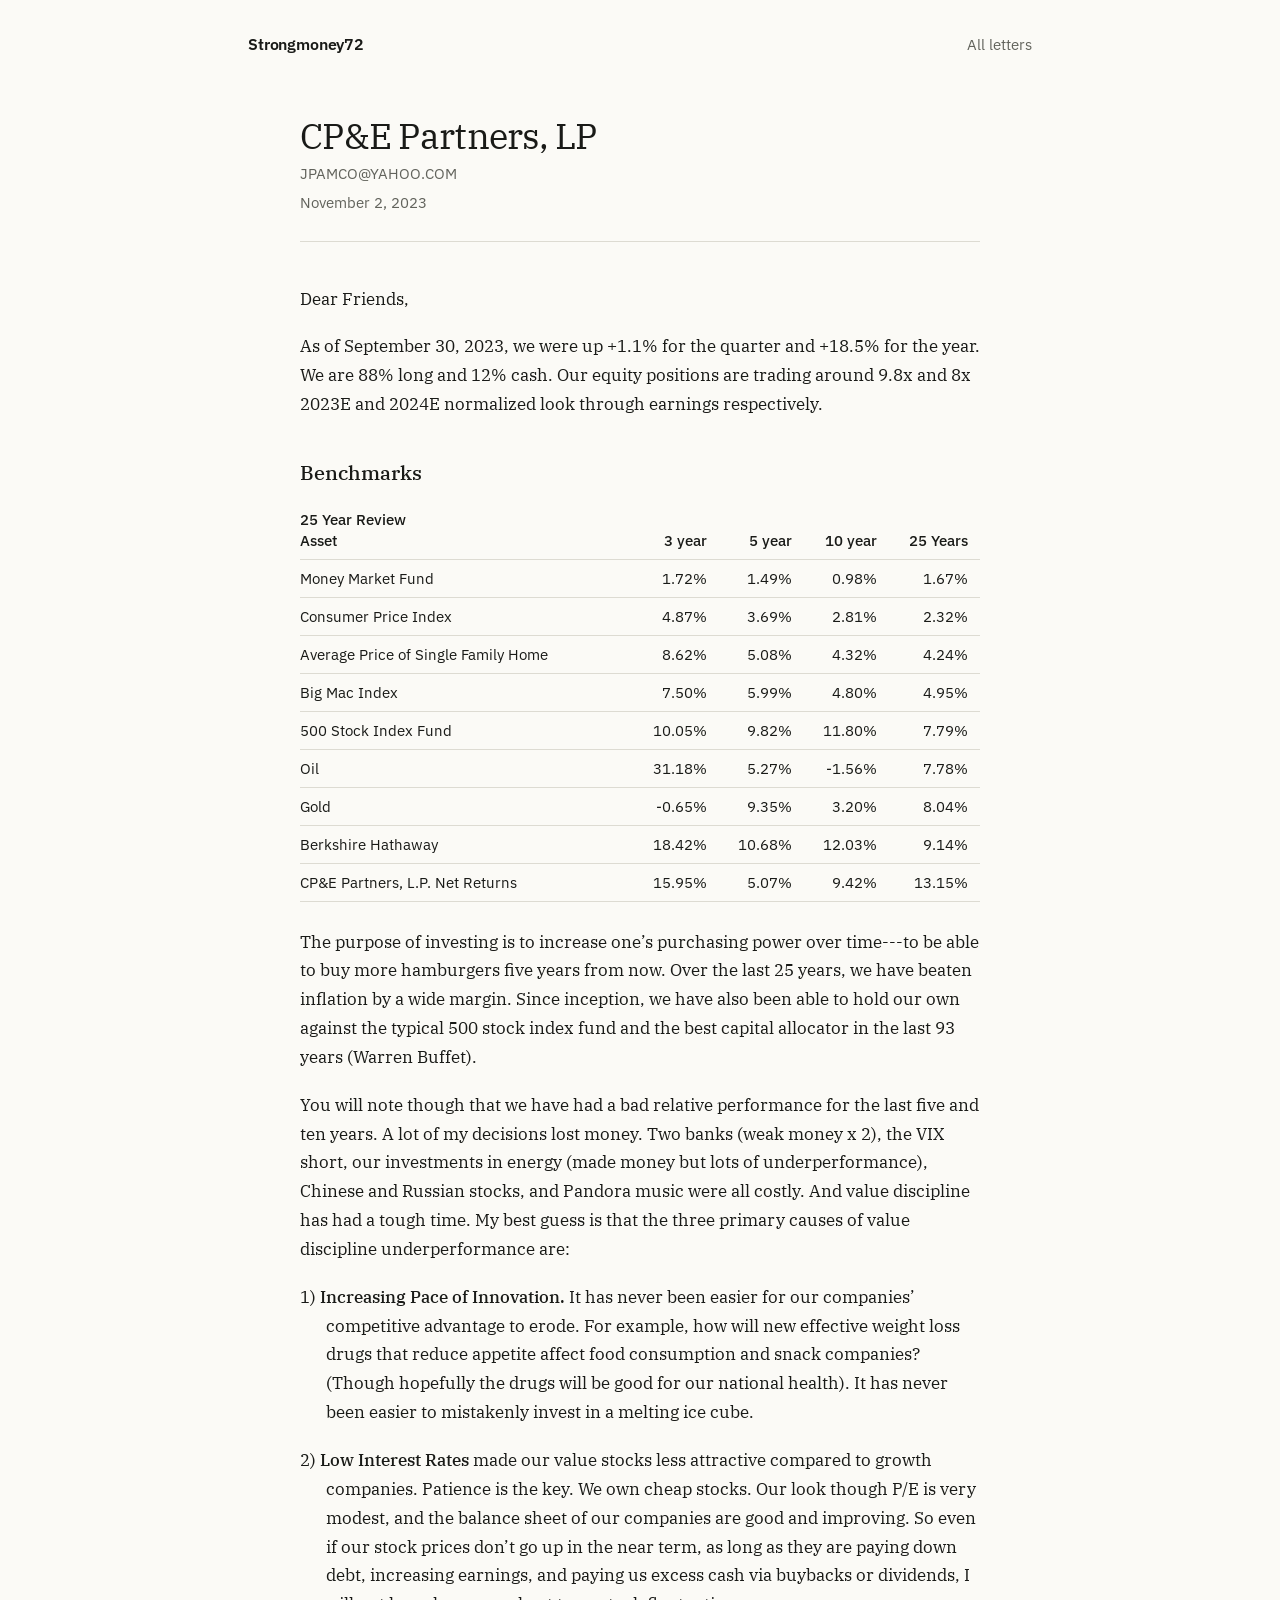
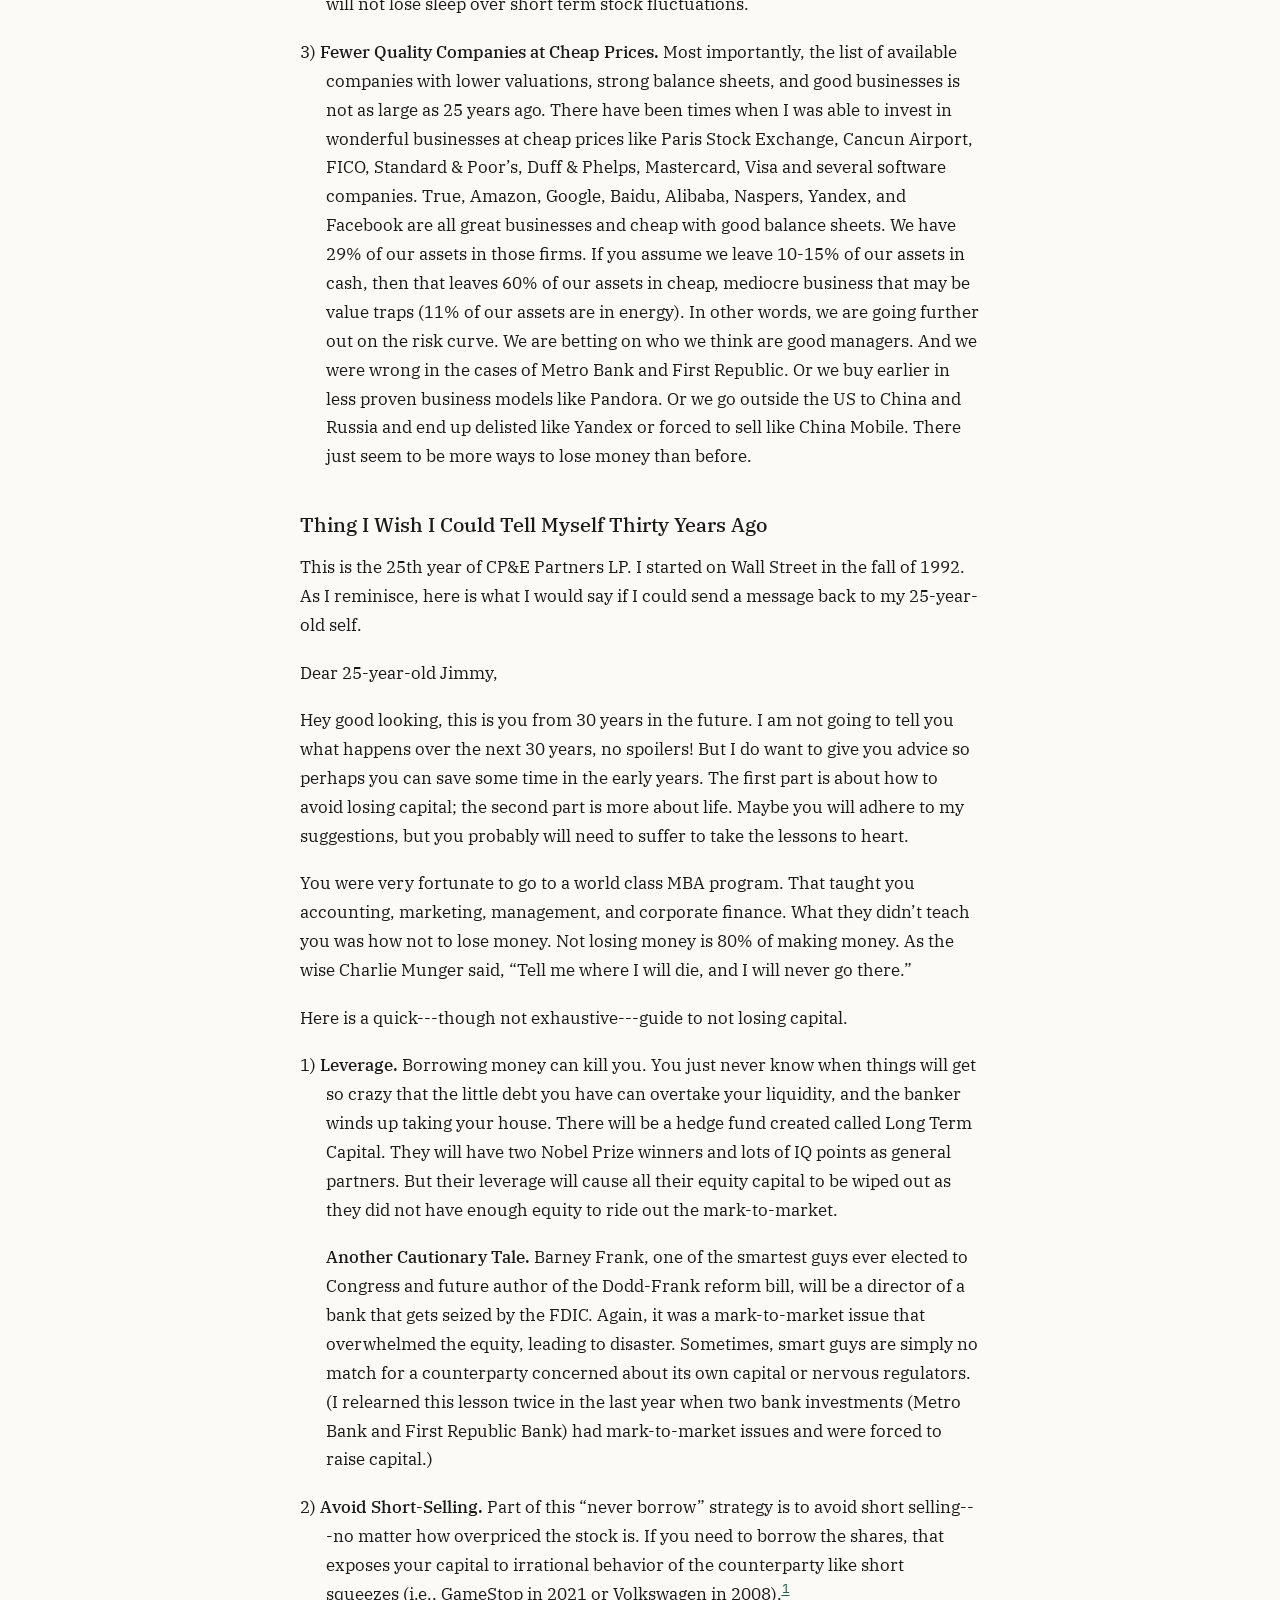
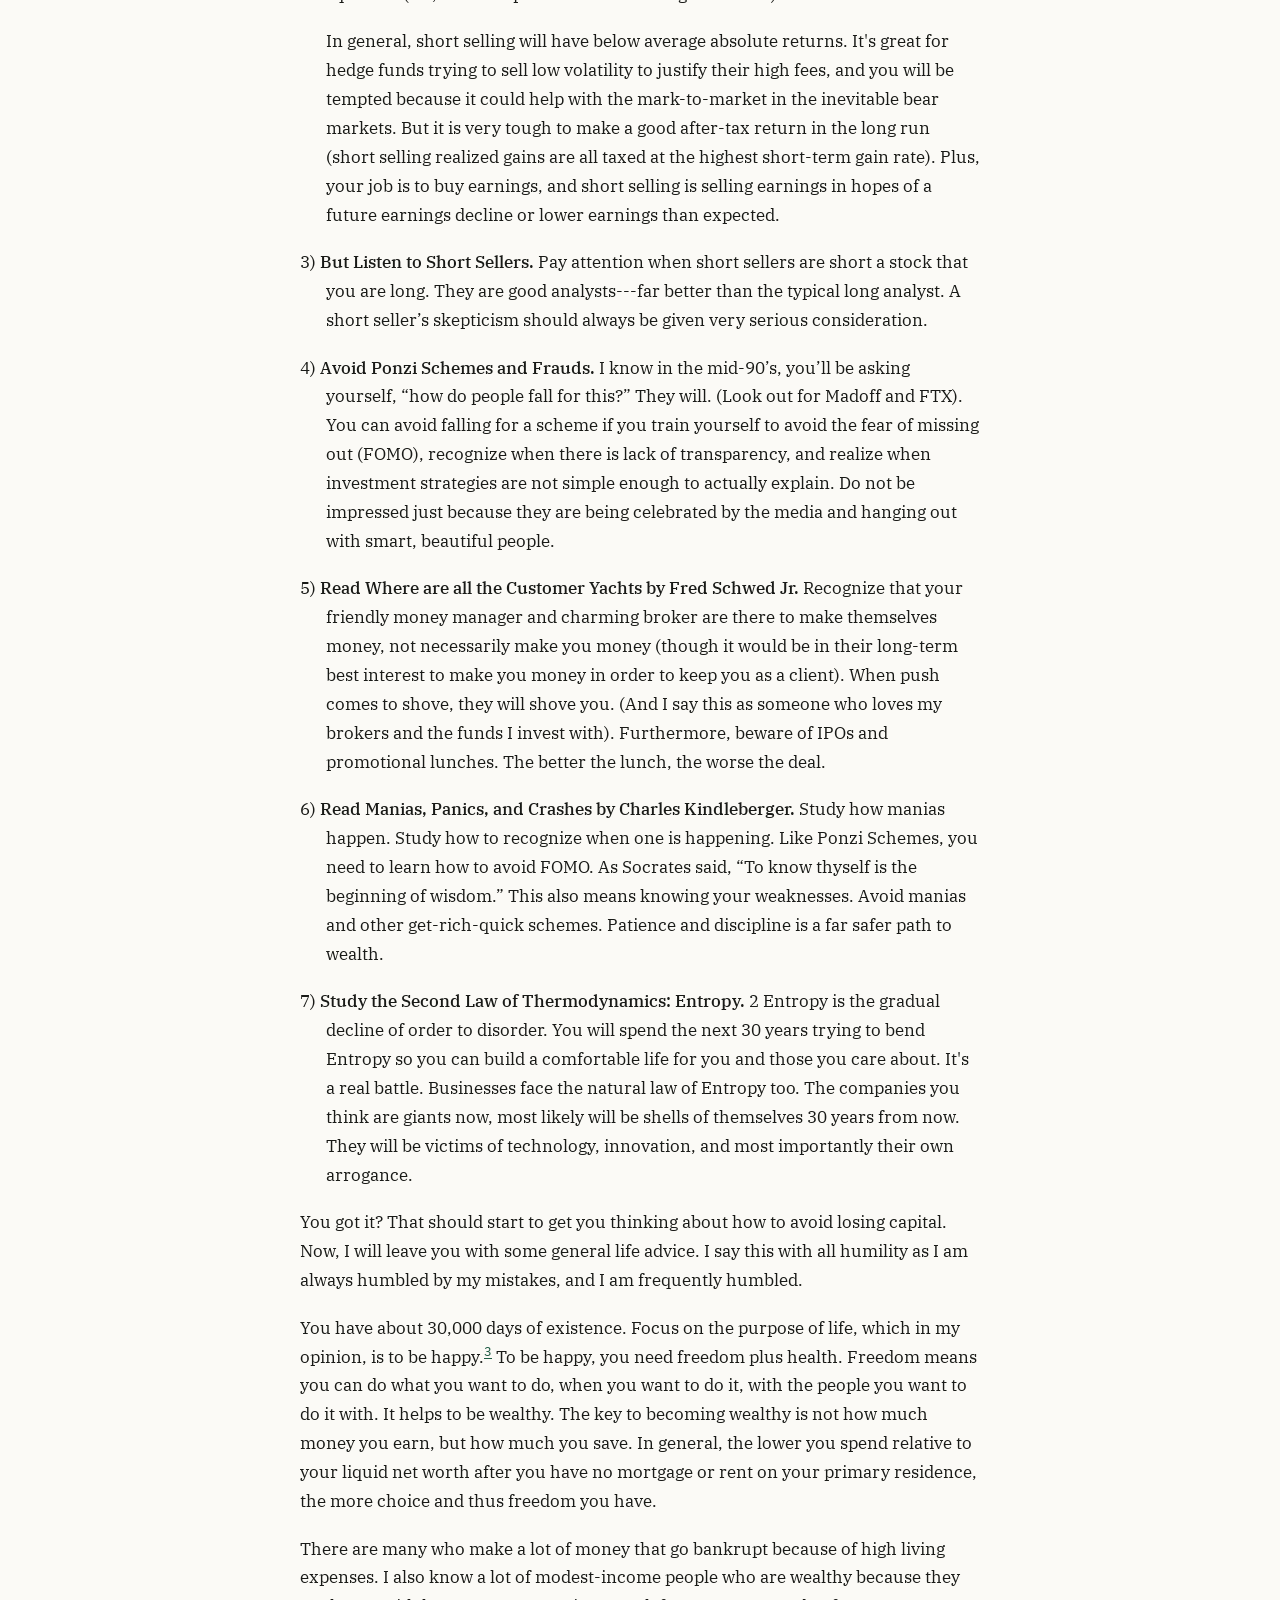
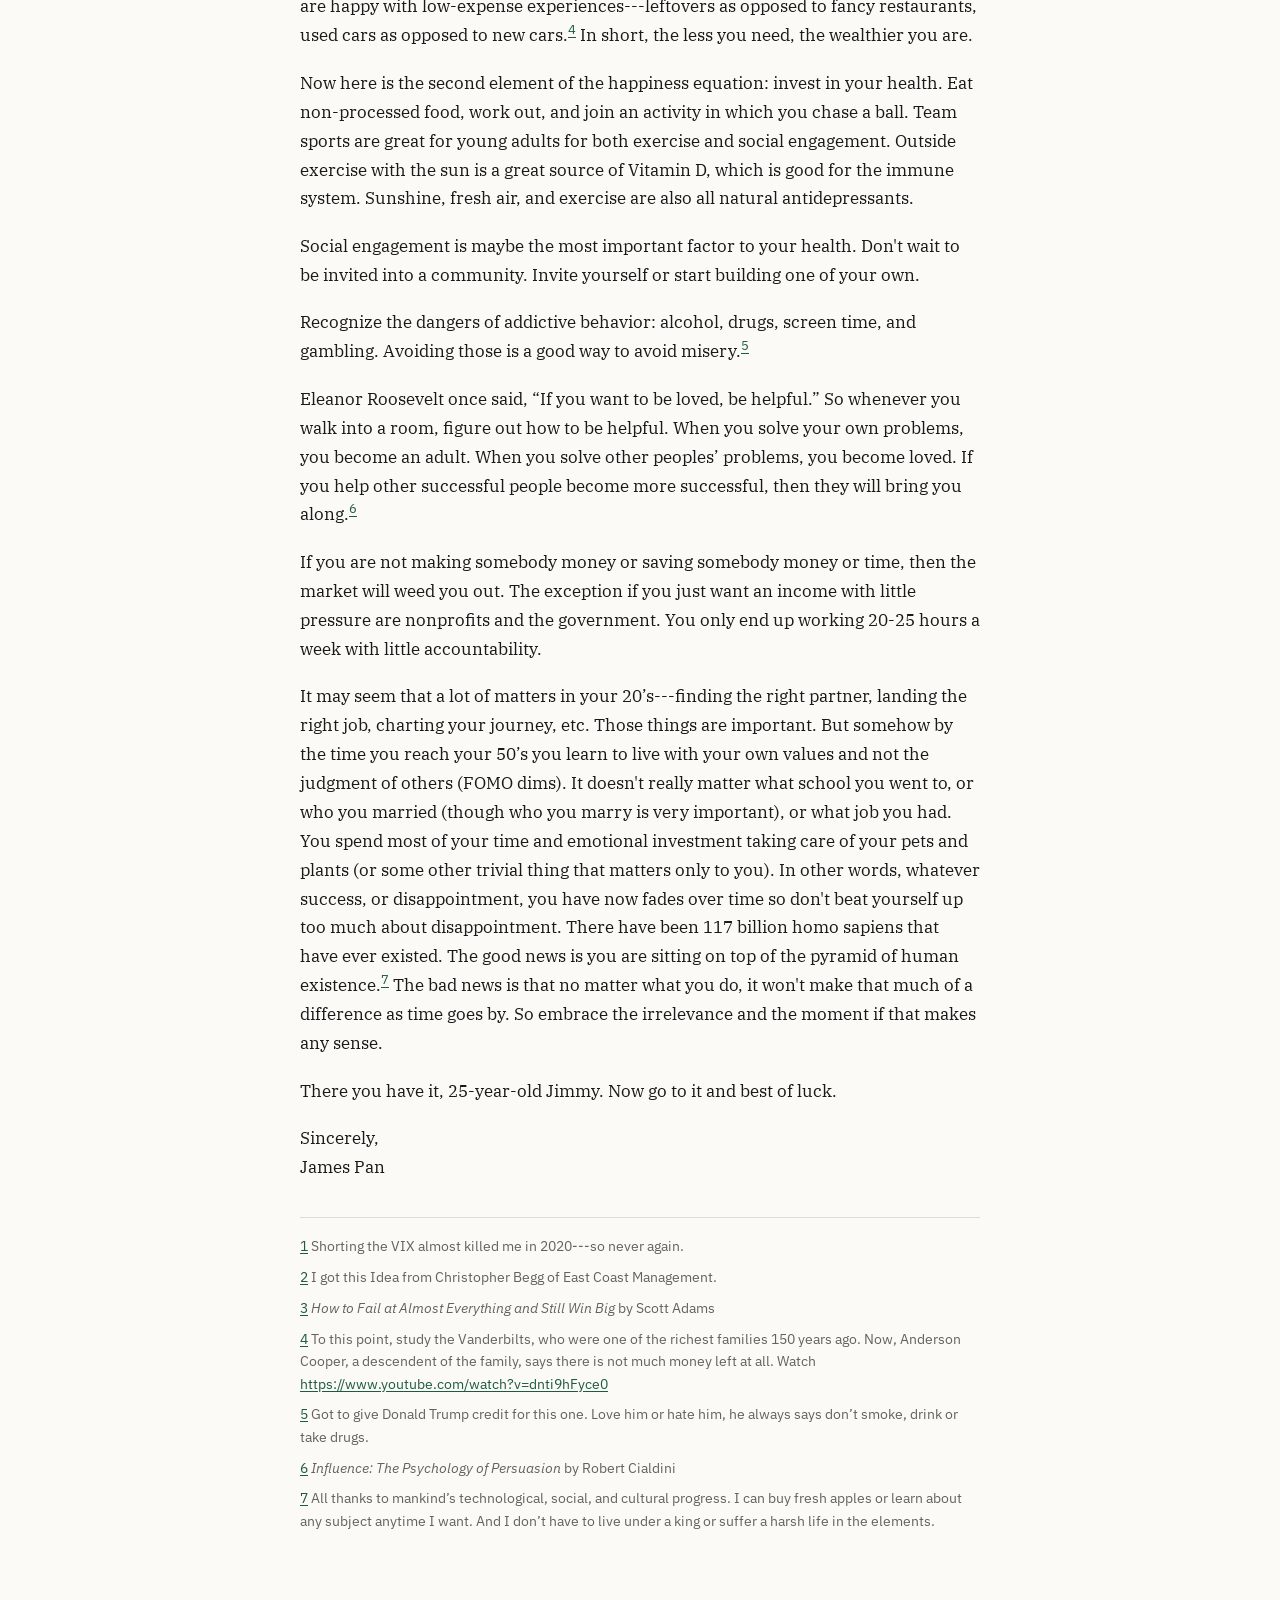
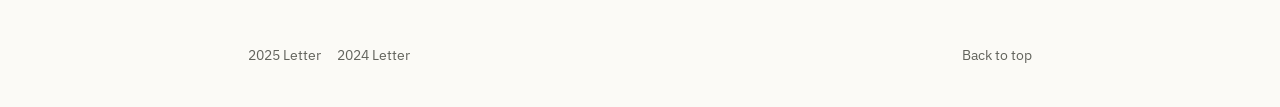
<file: letters/2023.html>
<!doctype html>
<html lang="en">
<head>
  <meta charset="utf-8">
  <meta name="viewport" content="width=device-width, initial-scale=1">
  <title>2023 Letter | Strongmoney72</title>
  <meta name="description" content="James Pan's 2023 letter, CP&amp;E Partners, LP.">
  <link rel="icon" href="../favicon.svg" type="image/svg+xml">
  <link rel="preconnect" href="https://fonts.googleapis.com">
  <link rel="preconnect" href="https://fonts.gstatic.com" crossorigin>
  <link rel="stylesheet" href="https://fonts.googleapis.com/css2?family=IBM+Plex+Sans:wght@400;500;600&family=IBM+Plex+Serif:ital,wght@0,400;0,500;1,400&display=swap">
  <link rel="stylesheet" href="../styles.css">
</head>
<body>
  <a class="skip" href="#main">Skip to content</a>
  <header class="site-header wrap">
    <a class="wordmark" href="../index.html">Strongmoney72</a>
    <nav aria-label="Sections"><a href="../index.html#letters">All letters</a></nav>
  </header>
  <main id="main" class="wrap">
    <article class="letter">
      <header class="letterhead">
        <h1>CP&amp;E Partners, LP</h1>
        <p>JPAMCO@YAHOO.COM</p>
        <p>November 2, 2023</p>
      </header>
      <p>Dear Friends,</p>
<p>As of September 30, 2023, we were up +1.1% for the quarter and +18.5% for the year. We are 88% long and 12% cash. Our equity positions are trading around 9.8x and 8x 2023E and 2024E normalized look through earnings respectively.</p>
<h2>Benchmarks</h2>
<div class="table-wrap"><table class="">
<tr><th scope=col>25 Year Review<br>Asset</th><th scope=col>3 year</th><th scope=col>5 year</th><th scope=col>10 year</th><th scope=col>25 Years</th></tr>
<tr><td>Money Market Fund</td><td>1.72%</td><td>1.49%</td><td>0.98%</td><td>1.67%</td></tr>
<tr><td>Consumer Price Index</td><td>4.87%</td><td>3.69%</td><td>2.81%</td><td>2.32%</td></tr>
<tr><td>Average Price of Single Family Home</td><td>8.62%</td><td>5.08%</td><td>4.32%</td><td>4.24%</td></tr>
<tr><td>Big Mac Index</td><td>7.50%</td><td>5.99%</td><td>4.80%</td><td>4.95%</td></tr>
<tr><td>500 Stock Index Fund</td><td>10.05%</td><td>9.82%</td><td>11.80%</td><td>7.79%</td></tr>
<tr><td>Oil</td><td>31.18%</td><td>5.27%</td><td>-1.56%</td><td>7.78%</td></tr>
<tr><td>Gold</td><td>-0.65%</td><td>9.35%</td><td>3.20%</td><td>8.04%</td></tr>
<tr><td>Berkshire Hathaway</td><td>18.42%</td><td>10.68%</td><td>12.03%</td><td>9.14%</td></tr>
<tr><td>CP&amp;E Partners, L.P. Net Returns</td><td>15.95%</td><td>5.07%</td><td>9.42%</td><td>13.15%</td></tr>
</table></div>
<p>The purpose of investing is to increase one’s purchasing power over time---to be able to buy more hamburgers five years from now. Over the last 25 years, we have beaten inflation by a wide margin. Since inception, we have also been able to hold our own against the typical 500 stock index fund and the best capital allocator in the last 93 years (Warren Buffet).</p>
<p>You will note though that we have had a bad relative performance for the last five and ten years. A lot of my decisions lost money. Two banks (weak money x 2), the VIX short, our investments in energy (made money but lots of underperformance), Chinese and Russian stocks, and Pandora music were all costly. And value discipline has had a tough time. My best guess is that the three primary causes of value discipline underperformance are:</p>
<p class="item">1) <strong>Increasing Pace of Innovation.</strong> It has never been easier for our companies’ competitive advantage to erode. For example, how will new effective weight loss drugs that reduce appetite affect food consumption and snack companies? (Though hopefully the drugs will be good for our national health). It has never been easier to mistakenly invest in a melting ice cube.</p>
<p class="item">2) <strong>Low Interest Rates</strong> made our value stocks less attractive compared to growth companies. Patience is the key. We own cheap stocks. Our look though P/E is very modest, and the balance sheet of our companies are good and improving. So even if our stock prices don’t go up in the near term, as long as they are paying down debt, increasing earnings, and paying us excess cash via buybacks or dividends, I will not lose sleep over short term stock fluctuations.</p>
<p class="item">3) <strong>Fewer Quality Companies at Cheap Prices.</strong> Most importantly, the list of available companies with lower valuations, strong balance sheets, and good businesses is not as large as 25 years ago. There have been times when I was able to invest in wonderful businesses at cheap prices like Paris Stock Exchange, Cancun Airport, FICO, Standard &amp; Poor’s, Duff &amp; Phelps, Mastercard, Visa and several software companies. True, Amazon, Google, Baidu, Alibaba, Naspers, Yandex, and Facebook are all great businesses and cheap with good balance sheets. We have 29% of our assets in those firms. If you assume we leave 10-15% of our assets in cash, then that leaves 60% of our assets in cheap, mediocre business that may be value traps (11% of our assets are in energy). In other words, we are going further out on the risk curve. We are betting on who we think are good managers. And we were wrong in the cases of Metro Bank and First Republic. Or we buy earlier in less proven business models like Pandora. Or we go outside the US to China and Russia and end up delisted like Yandex or forced to sell like China Mobile. There just seem to be more ways to lose money than before.</p>
<h2>Thing I Wish I Could Tell Myself Thirty Years Ago</h2>
<p>This is the 25th year of CP&amp;E Partners LP. I started on Wall Street in the fall of 1992. As I reminisce, here is what I would say if I could send a message back to my 25-year-old self.</p>
<p>Dear 25-year-old Jimmy,</p>
<p>Hey good looking, this is you from 30 years in the future. I am not going to tell you what happens over the next 30 years, no spoilers! But I do want to give you advice so perhaps you can save some time in the early years. The first part is about how to avoid losing capital; the second part is more about life. Maybe you will adhere to my suggestions, but you probably will need to suffer to take the lessons to heart.</p>
<p>You were very fortunate to go to a world class MBA program. That taught you accounting, marketing, management, and corporate finance. What they didn’t teach you was how not to lose money. Not losing money is 80% of making money. As the wise Charlie Munger said, “Tell me where I will die, and I will never go there.”</p>
<p>Here is a quick---though not exhaustive---guide to not losing capital.</p>
<p class="item">1) <strong>Leverage.</strong> Borrowing money can kill you. You just never know when things will get so crazy that the little debt you have can overtake your liquidity, and the banker winds up taking your house. There will be a hedge fund created called Long Term Capital. They will have two Nobel Prize winners and lots of IQ points as general partners. But their leverage will cause all their equity capital to be wiped out as they did not have enough equity to ride out the mark-to-market.</p>
<p class="sub"><strong>Another Cautionary Tale.</strong> Barney Frank, one of the smartest guys ever elected to Congress and future author of the Dodd-Frank reform bill, will be a director of a bank that gets seized by the FDIC. Again, it was a mark-to-market issue that overwhelmed the equity, leading to disaster. Sometimes, smart guys are simply no match for a counterparty concerned about its own capital or nervous regulators. (I relearned this lesson twice in the last year when two bank investments (Metro Bank and First Republic Bank) had mark-to-market issues and were forced to raise capital.)</p>
<p class="item">2) <strong>Avoid Short-Selling.</strong> Part of this “never borrow” strategy is to avoid short selling---no matter how overpriced the stock is. If you need to borrow the shares, that exposes your capital to irrational behavior of the counterparty like short squeezes (i.e., GameStop in 2021 or Volkswagen in 2008).<sup><a href="#fn1" id="ref1">1</a></sup></p>
<p class="sub">In general, short selling will have below average absolute returns. It's great for hedge funds trying to sell low volatility to justify their high fees, and you will be tempted because it could help with the mark-to-market in the inevitable bear markets. But it is very tough to make a good after-tax return in the long run (short selling realized gains are all taxed at the highest short-term gain rate). Plus, your job is to buy earnings, and short selling is selling earnings in hopes of a future earnings decline or lower earnings than expected.</p>
<p class="item">3) <strong>But Listen to Short Sellers.</strong> Pay attention when short sellers are short a stock that you are long. They are good analysts---far better than the typical long analyst. A short seller’s skepticism should always be given very serious consideration.</p>
<p class="item">4) <strong>Avoid Ponzi Schemes and Frauds.</strong> I know in the mid-90’s, you’ll be asking yourself, “how do people fall for this?” They will. (Look out for Madoff and FTX). You can avoid falling for a scheme if you train yourself to avoid the fear of missing out (FOMO), recognize when there is lack of transparency, and realize when investment strategies are not simple enough to actually explain. Do not be impressed just because they are being celebrated by the media and hanging out with smart, beautiful people.</p>
<p class="item">5) <strong>Read Where are all the Customer Yachts by Fred Schwed Jr.</strong> Recognize that your friendly money manager and charming broker are there to make themselves money, not necessarily make you money (though it would be in their long-term best interest to make you money in order to keep you as a client). When push comes to shove, they will shove you. (And I say this as someone who loves my brokers and the funds I invest with). Furthermore, beware of IPOs and promotional lunches. The better the lunch, the worse the deal.</p>
<p class="item">6) <strong>Read Manias, Panics, and Crashes by Charles Kindleberger.</strong> Study how manias happen. Study how to recognize when one is happening. Like Ponzi Schemes, you need to learn how to avoid FOMO. As Socrates said, “To know thyself is the beginning of wisdom.” This also means knowing your weaknesses. Avoid manias and other get-rich-quick schemes. Patience and discipline is a far safer path to wealth.</p>
<p class="item">7) <strong>Study the Second Law of Thermodynamics: Entropy.</strong> 2 Entropy is the gradual decline of order to disorder. You will spend the next 30 years trying to bend Entropy so you can build a comfortable life for you and those you care about. It's a real battle. Businesses face the natural law of Entropy too. The companies you think are giants now, most likely will be shells of themselves 30 years from now. They will be victims of technology, innovation, and most importantly their own arrogance.</p>
<p>You got it? That should start to get you thinking about how to avoid losing capital. Now, I will leave you with some general life advice. I say this with all humility as I am always humbled by my mistakes, and I am frequently humbled.</p>
<p>You have about 30,000 days of existence. Focus on the purpose of life, which in my opinion, is to be happy.<sup><a href="#fn3" id="ref3">3</a></sup> To be happy, you need freedom plus health. Freedom means you can do what you want to do, when you want to do it, with the people you want to do it with. It helps to be wealthy. The key to becoming wealthy is not how much money you earn, but how much you save. In general, the lower you spend relative to your liquid net worth after you have no mortgage or rent on your primary residence, the more choice and thus freedom you have.</p>
<p>There are many who make a lot of money that go bankrupt because of high living expenses. I also know a lot of modest-income people who are wealthy because they are happy with low-expense experiences---leftovers as opposed to fancy restaurants, used cars as opposed to new cars.<sup><a href="#fn4" id="ref4">4</a></sup> In short, the less you need, the wealthier you are.</p>
<p>Now here is the second element of the happiness equation: invest in your health. Eat non-processed food, work out, and join an activity in which you chase a ball. Team sports are great for young adults for both exercise and social engagement. Outside exercise with the sun is a great source of Vitamin D, which is good for the immune system. Sunshine, fresh air, and exercise are also all natural antidepressants.</p>
<p>Social engagement is maybe the most important factor to your health. Don't wait to be invited into a community. Invite yourself or start building one of your own.</p>
<p>Recognize the dangers of addictive behavior: alcohol, drugs, screen time, and gambling. Avoiding those is a good way to avoid misery.<sup><a href="#fn5" id="ref5">5</a></sup></p>
<p>Eleanor Roosevelt once said, “If you want to be loved, be helpful.” So whenever you walk into a room, figure out how to be helpful. When you solve your own problems, you become an adult. When you solve other peoples’ problems, you become loved. If you help other successful people become more successful, then they will bring you along.<sup><a href="#fn6" id="ref6">6</a></sup></p>
<p>If you are not making somebody money or saving somebody money or time, then the market will weed you out. The exception if you just want an income with little pressure are nonprofits and the government. You only end up working 20-25 hours a week with little accountability.</p>
<p>It may seem that a lot of matters in your 20’s---finding the right partner, landing the right job, charting your journey, etc. Those things are important. But somehow by the time you reach your 50’s you learn to live with your own values and not the judgment of others (FOMO dims). It doesn't really matter what school you went to, or who you married (though who you marry is very important), or what job you had. You spend most of your time and emotional investment taking care of your pets and plants (or some other trivial thing that matters only to you). In other words, whatever success, or disappointment, you have now fades over time so don't beat yourself up too much about disappointment. There have been 117 billion homo sapiens that have ever existed. The good news is you are sitting on top of the pyramid of human existence.<sup><a href="#fn7" id="ref7">7</a></sup> The bad news is that no matter what you do, it won't make that much of a difference as time goes by. So embrace the irrelevance and the moment if that makes any sense.</p>
<p>There you have it, 25-year-old Jimmy. Now go to it and best of luck.</p>
      <p class="sign">Sincerely,<br>James Pan</p>
<section class="footnotes" aria-label="Footnotes">
<p id="fn1"><a href="#ref1">1</a> Shorting the VIX almost killed me in 2020---so never again.</p>
<p id="fn2"><a href="#ref2">2</a> I got this Idea from Christopher Begg of East Coast Management.</p>
<p id="fn3"><a href="#ref3">3</a> <em>How to Fail at Almost Everything and Still Win Big</em> by Scott Adams</p>
<p id="fn4"><a href="#ref4">4</a> To this point, study the Vanderbilts, who were one of the richest families 150 years ago. Now, Anderson Cooper, a descendent of the family, says there is not much money left at all. Watch <a href="https://www.youtube.com/watch?v=dnti9hFyce0">https://www.youtube.com/watch?v=dnti9hFyce0</a></p>
<p id="fn5"><a href="#ref5">5</a> Got to give Donald Trump credit for this one. Love him or hate him, he always says don’t smoke, drink or take drugs.</p>
<p id="fn6"><a href="#ref6">6</a> <em>Influence: The Psychology of Persuasion</em> by Robert Cialdini</p>
<p id="fn7"><a href="#ref7">7</a> All thanks to mankind’s technological, social, and cultural progress. I can buy fresh apples or learn about any subject anytime I want. And I don’t have to live under a king or suffer a harsh life in the elements.</p>
</section>
    </article>
  </main>
  <footer class="site-footer wrap">
    <span><a href="2025.html">2025 Letter</a> <a href="2024.html">2024 Letter</a></span>
    <a href="#main">Back to top</a>
  </footer>
</body>
</html>
</file>
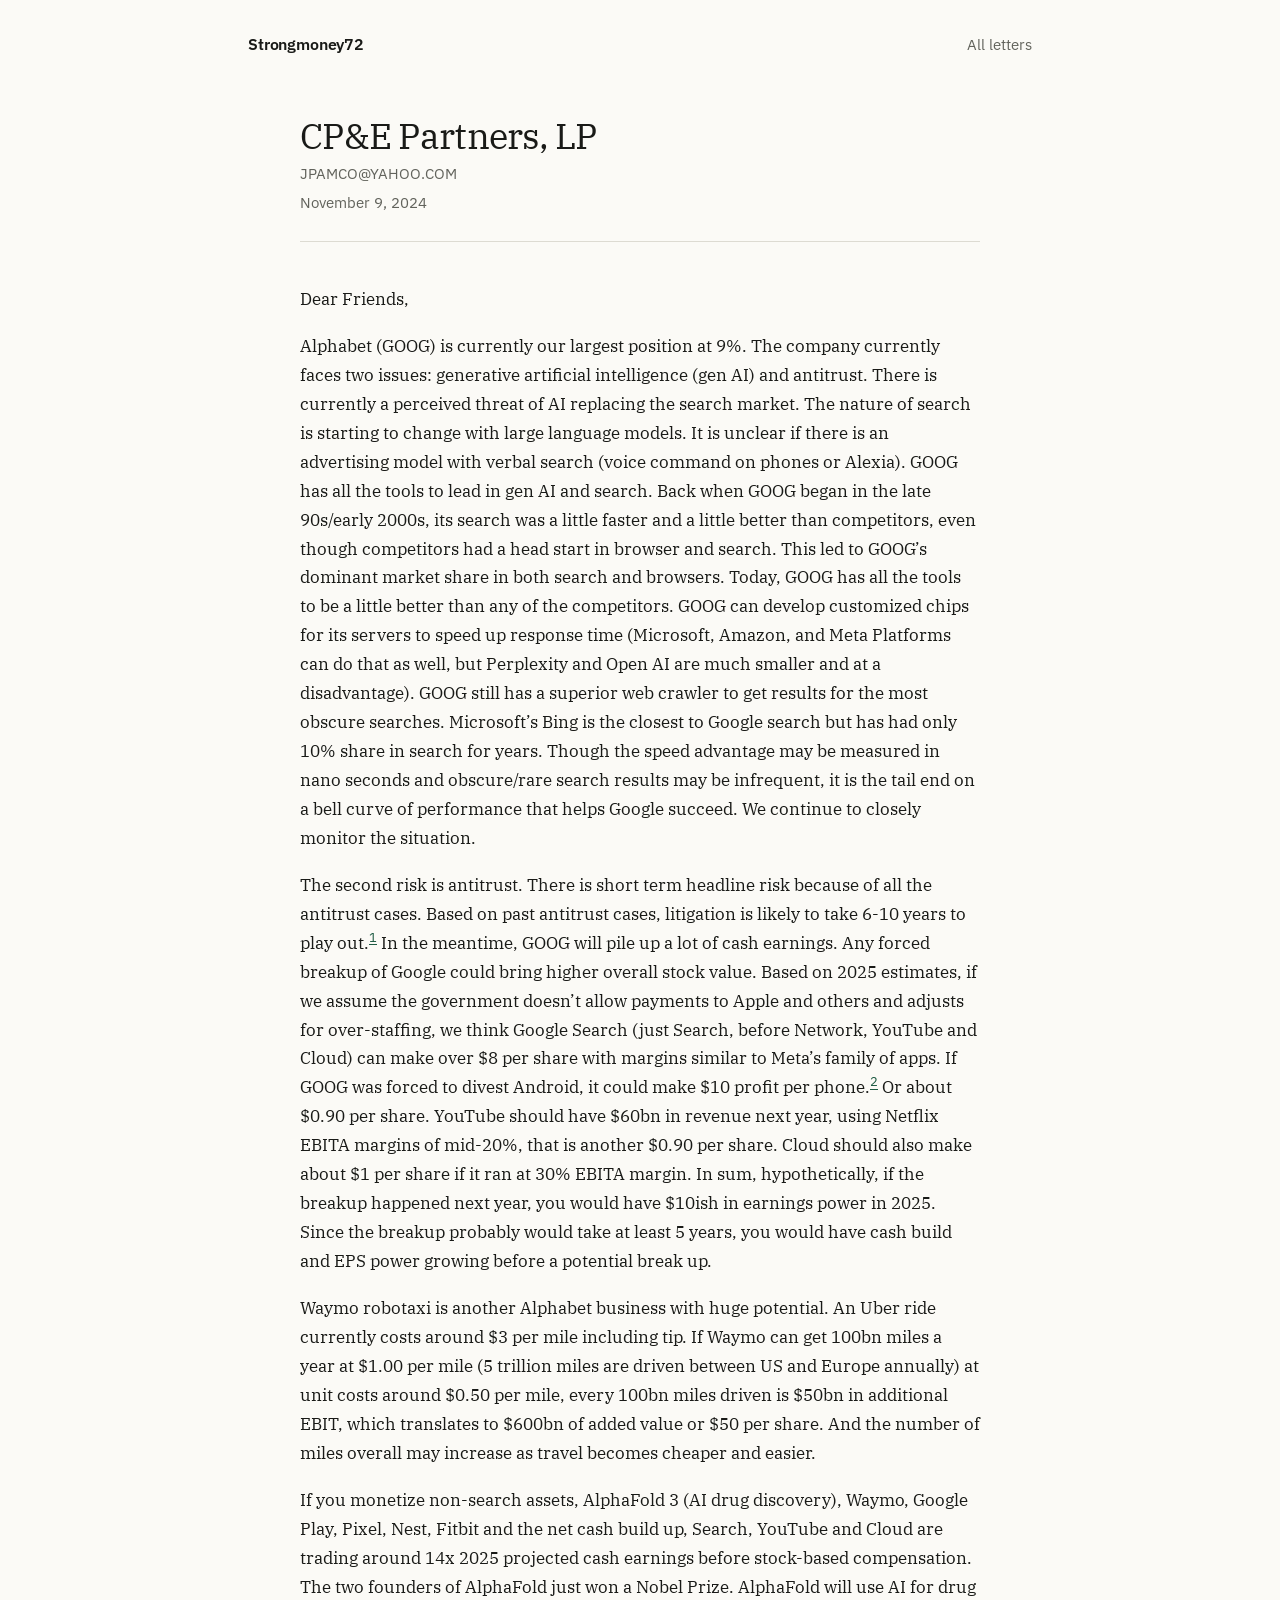
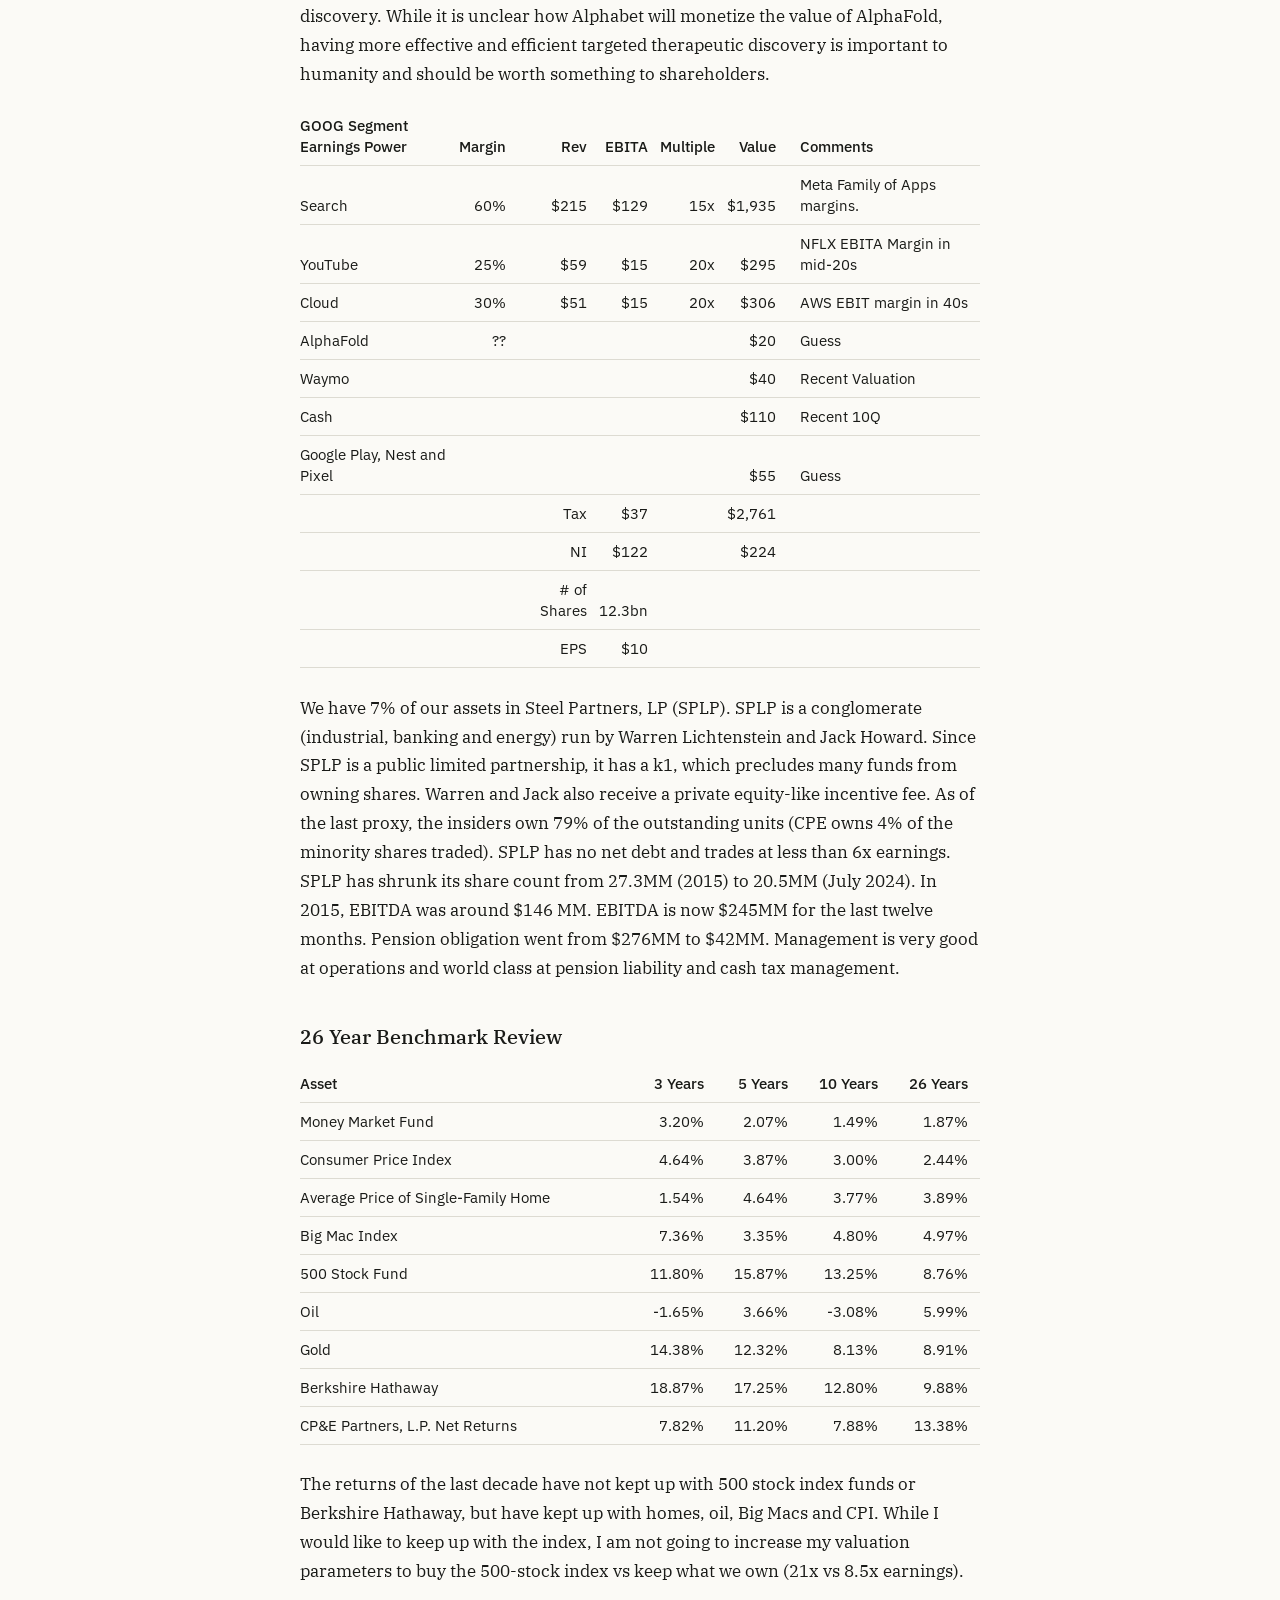
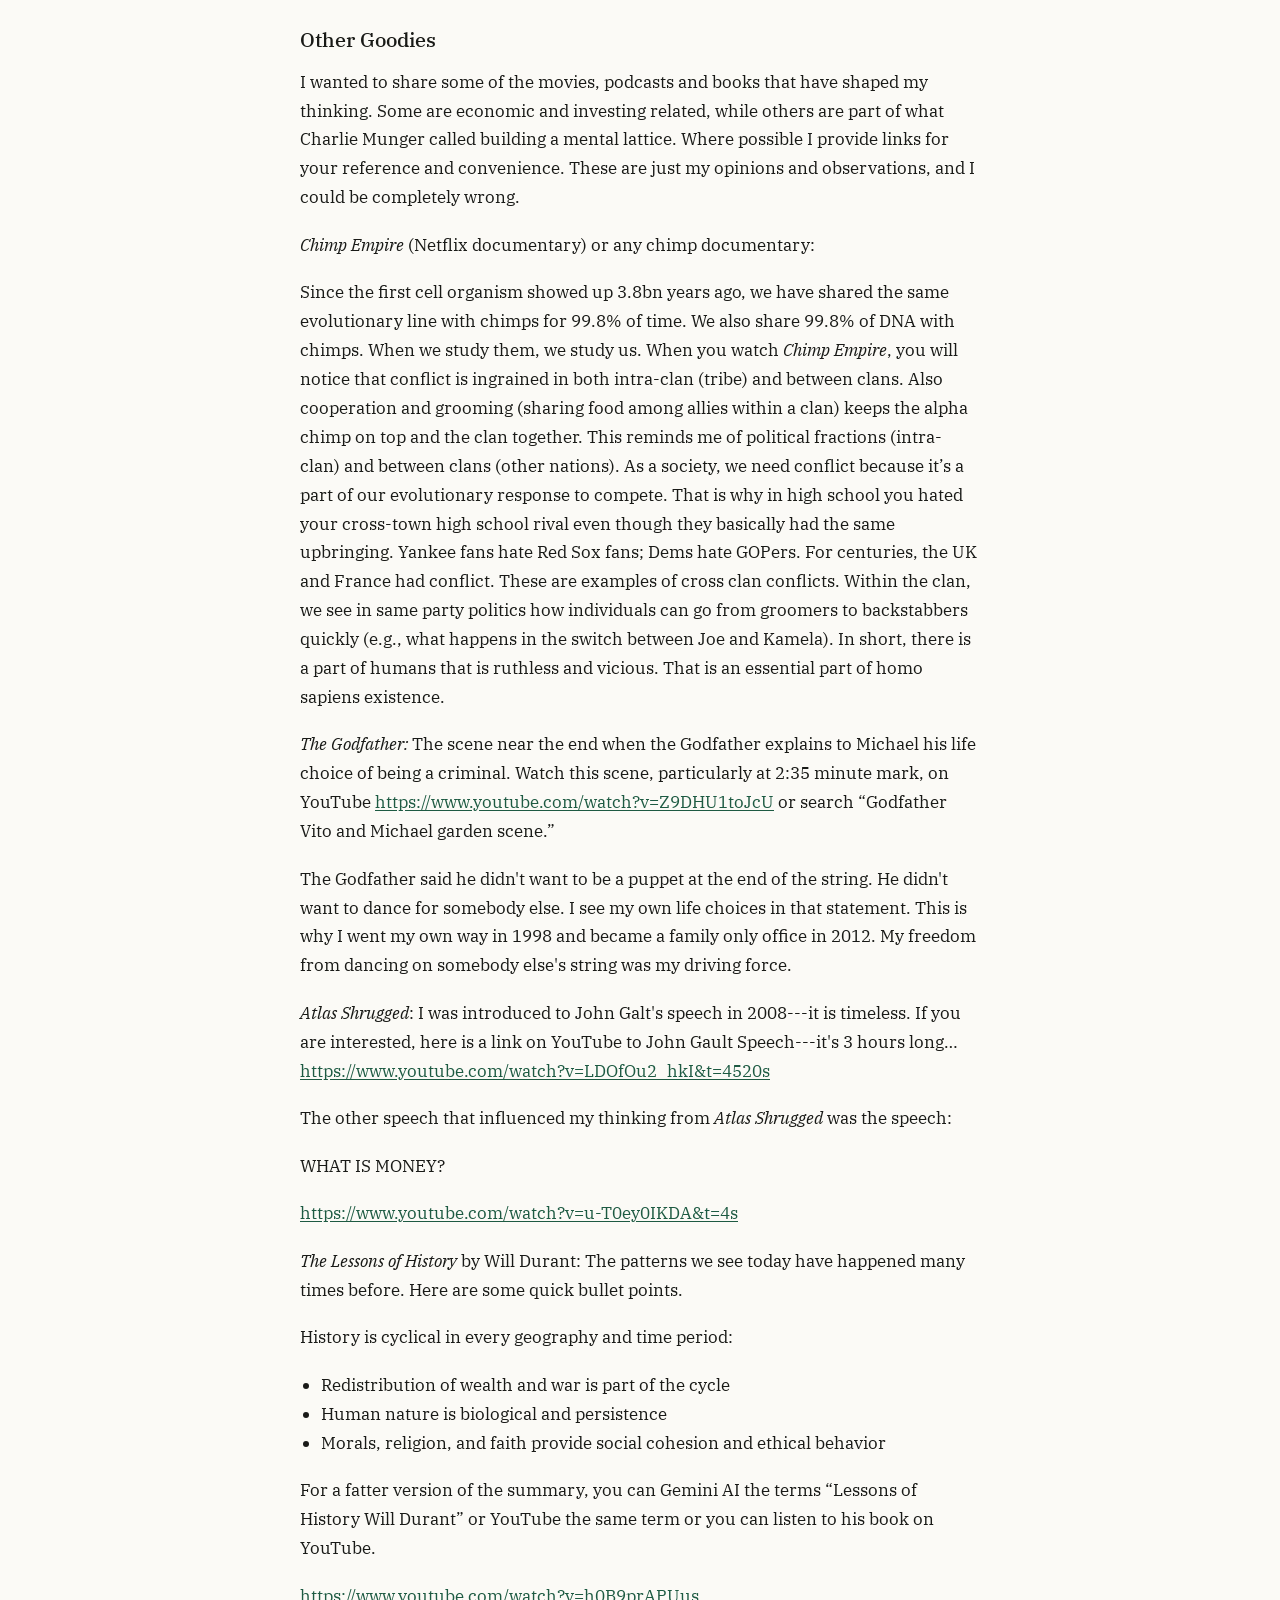
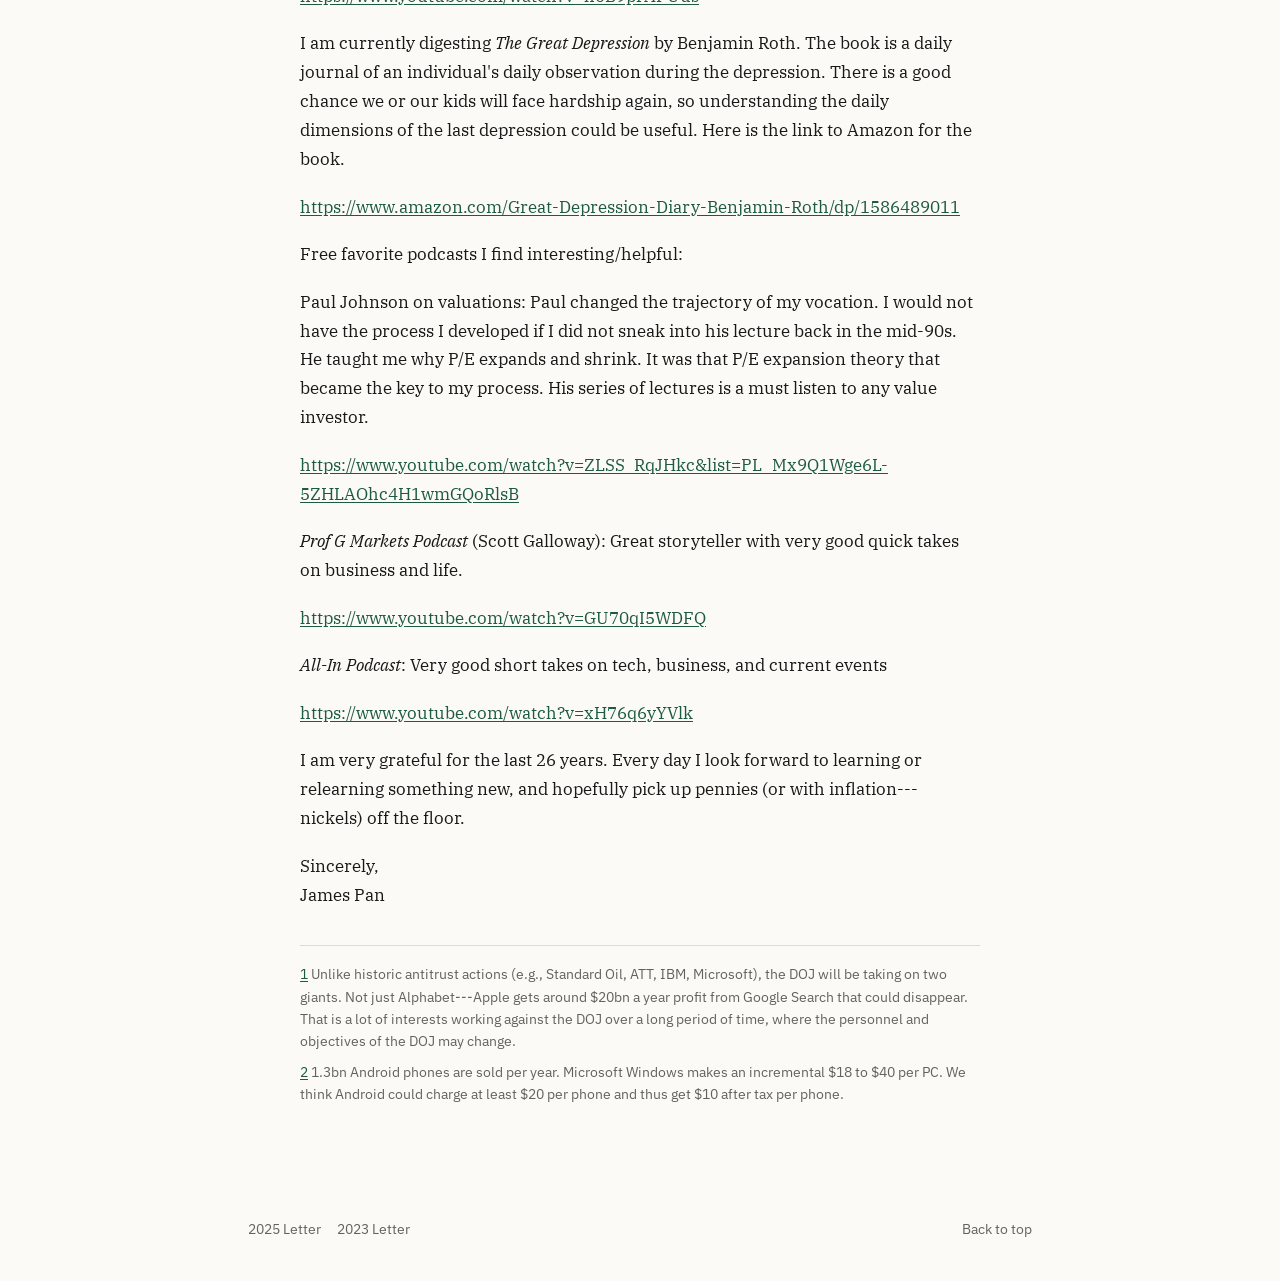
<file: letters/2024.html>
<!doctype html>
<html lang="en">
<head>
  <meta charset="utf-8">
  <meta name="viewport" content="width=device-width, initial-scale=1">
  <title>2024 Letter | Strongmoney72</title>
  <meta name="description" content="James Pan's 2024 letter, CP&amp;E Partners, LP.">
  <link rel="icon" href="../favicon.svg" type="image/svg+xml">
  <link rel="preconnect" href="https://fonts.googleapis.com">
  <link rel="preconnect" href="https://fonts.gstatic.com" crossorigin>
  <link rel="stylesheet" href="https://fonts.googleapis.com/css2?family=IBM+Plex+Sans:wght@400;500;600&family=IBM+Plex+Serif:ital,wght@0,400;0,500;1,400&display=swap">
  <link rel="stylesheet" href="../styles.css">
</head>
<body>
  <a class="skip" href="#main">Skip to content</a>
  <header class="site-header wrap">
    <a class="wordmark" href="../index.html">Strongmoney72</a>
    <nav aria-label="Sections"><a href="../index.html#letters">All letters</a></nav>
  </header>
  <main id="main" class="wrap">
    <article class="letter">
      <header class="letterhead">
        <h1>CP&amp;E Partners, LP</h1>
        <p>JPAMCO@YAHOO.COM</p>
        <p>November 9, 2024</p>
      </header>
      <p>Dear Friends,</p>
<p>Alphabet (GOOG) is currently our largest position at 9%. The company currently faces two issues: generative artificial intelligence (gen AI) and antitrust. There is currently a perceived threat of AI replacing the search market. The nature of search is starting to change with large language models. It is unclear if there is an advertising model with verbal search (voice command on phones or Alexia). GOOG has all the tools to lead in gen AI and search. Back when GOOG began in the late 90s/early 2000s, its search was a little faster and a little better than competitors, even though competitors had a head start in browser and search. This led to GOOG’s dominant market share in both search and browsers. Today, GOOG has all the tools to be a little better than any of the competitors. GOOG can develop customized chips for its servers to speed up response time (Microsoft, Amazon, and Meta Platforms can do that as well, but Perplexity and Open AI are much smaller and at a disadvantage). GOOG still has a superior web crawler to get results for the most obscure searches. Microsoft’s Bing is the closest to Google search but has had only 10% share in search for years. Though the speed advantage may be measured in nano seconds and obscure/rare search results may be infrequent, it is the tail end on a bell curve of performance that helps Google succeed. We continue to closely monitor the situation.</p>
<p>The second risk is antitrust. There is short term headline risk because of all the antitrust cases. Based on past antitrust cases, litigation is likely to take 6-10 years to play out.<sup><a href="#fn1" id="ref1">1</a></sup> In the meantime, GOOG will pile up a lot of cash earnings. Any forced breakup of Google could bring higher overall stock value. Based on 2025 estimates, if we assume the government doesn’t allow payments to Apple and others and adjusts for over-staffing, we think Google Search (just Search, before Network, YouTube and Cloud) can make over $8 per share with margins similar to Meta’s family of apps. If GOOG was forced to divest Android, it could make $10 profit per phone.<sup><a href="#fn2" id="ref2">2</a></sup> Or about $0.90 per share. YouTube should have $60bn in revenue next year, using Netflix EBITA margins of mid-20%, that is another $0.90 per share. Cloud should also make about $1 per share if it ran at 30% EBITA margin. In sum, hypothetically, if the breakup happened next year, you would have $10ish in earnings power in 2025. Since the breakup probably would take at least 5 years, you would have cash build and EPS power growing before a potential break up.</p>
<p>Waymo robotaxi is another Alphabet business with huge potential. An Uber ride currently costs around $3 per mile including tip. If Waymo can get 100bn miles a year at $1.00 per mile (5 trillion miles are driven between US and Europe annually) at unit costs around $0.50 per mile, every 100bn miles driven is $50bn in additional EBIT, which translates to $600bn of added value or $50 per share. And the number of miles overall may increase as travel becomes cheaper and easier.</p>
<p>If you monetize non-search assets, AlphaFold 3 (AI drug discovery), Waymo, Google Play, Pixel, Nest, Fitbit and the net cash build up, Search, YouTube and Cloud are trading around 14x 2025 projected cash earnings before stock-based compensation. The two founders of AlphaFold just won a Nobel Prize. AlphaFold will use AI for drug discovery. While it is unclear how Alphabet will monetize the value of AlphaFold, having more effective and efficient targeted therapeutic discovery is important to humanity and should be worth something to shareholders.</p>
<div class="table-wrap"><table class="wide">
<tr><th scope=col>GOOG Segment<br>Earnings Power</th><th scope=col>Margin</th><th scope=col>Rev</th><th scope=col>EBITA</th><th scope=col>Multiple</th><th scope=col>Value</th><th scope=col>Comments</th></tr>
<tr><td>Search</td><td>60%</td><td>$215</td><td>$129</td><td>15x</td><td>$1,935</td><td>Meta Family of Apps margins.</td></tr>
<tr><td>YouTube</td><td>25%</td><td>$59</td><td>$15</td><td>20x</td><td>$295</td><td>NFLX EBITA Margin in mid-20s</td></tr>
<tr><td>Cloud</td><td>30%</td><td>$51</td><td>$15</td><td>20x</td><td>$306</td><td>AWS EBIT margin in 40s</td></tr>
<tr><td>AlphaFold</td><td>??</td><td></td><td></td><td></td><td>$20</td><td>Guess</td></tr>
<tr><td>Waymo</td><td></td><td></td><td></td><td></td><td>$40</td><td>Recent Valuation</td></tr>
<tr><td>Cash</td><td></td><td></td><td></td><td></td><td>$110</td><td>Recent 10Q</td></tr>
<tr><td>Google Play, Nest and Pixel</td><td></td><td></td><td></td><td></td><td>$55</td><td>Guess</td></tr>
<tr><td></td><td></td><td>Tax</td><td>$37</td><td></td><td>$2,761</td><td></td></tr>
<tr><td></td><td></td><td>NI</td><td>$122</td><td></td><td>$224</td><td></td></tr>
<tr><td></td><td></td><td># of Shares</td><td>12.3bn</td><td></td><td></td><td></td></tr>
<tr><td></td><td></td><td>EPS</td><td>$10</td><td></td><td></td><td></td></tr>
</table></div>
<p>We have 7% of our assets in Steel Partners, LP (SPLP). SPLP is a conglomerate (industrial, banking and energy) run by Warren Lichtenstein and Jack Howard. Since SPLP is a public limited partnership, it has a k1, which precludes many funds from owning shares. Warren and Jack also receive a private equity-like incentive fee. As of the last proxy, the insiders own 79% of the outstanding units (CPE owns 4% of the minority shares traded). SPLP has no net debt and trades at less than 6x earnings. SPLP has shrunk its share count from 27.3MM (2015) to 20.5MM (July 2024). In 2015, EBITDA was around $146 MM. EBITDA is now $245MM for the last twelve months. Pension obligation went from $276MM to $42MM. Management is very good at operations and world class at pension liability and cash tax management.</p>
<h2>26 Year Benchmark Review</h2>
<div class="table-wrap"><table class="">
<tr><th scope=col>Asset</th><th scope=col>3 Years</th><th scope=col>5 Years</th><th scope=col>10 Years</th><th scope=col>26 Years</th></tr>
<tr><td>Money Market Fund</td><td>3.20%</td><td>2.07%</td><td>1.49%</td><td>1.87%</td></tr>
<tr><td>Consumer Price Index</td><td>4.64%</td><td>3.87%</td><td>3.00%</td><td>2.44%</td></tr>
<tr><td>Average Price of Single-Family Home</td><td>1.54%</td><td>4.64%</td><td>3.77%</td><td>3.89%</td></tr>
<tr><td>Big Mac Index</td><td>7.36%</td><td>3.35%</td><td>4.80%</td><td>4.97%</td></tr>
<tr><td>500 Stock Fund</td><td>11.80%</td><td>15.87%</td><td>13.25%</td><td>8.76%</td></tr>
<tr><td>Oil</td><td>-1.65%</td><td>3.66%</td><td>-3.08%</td><td>5.99%</td></tr>
<tr><td>Gold</td><td>14.38%</td><td>12.32%</td><td>8.13%</td><td>8.91%</td></tr>
<tr><td>Berkshire Hathaway</td><td>18.87%</td><td>17.25%</td><td>12.80%</td><td>9.88%</td></tr>
<tr><td>CP&amp;E Partners, L.P. Net Returns</td><td>7.82%</td><td>11.20%</td><td>7.88%</td><td>13.38%</td></tr>
</table></div>
<p>The returns of the last decade have not kept up with 500 stock index funds or Berkshire Hathaway, but have kept up with homes, oil, Big Macs and CPI. While I would like to keep up with the index, I am not going to increase my valuation parameters to buy the 500-stock index vs keep what we own (21x vs 8.5x earnings).</p>
<h2>Other Goodies</h2>
<p>I wanted to share some of the movies, podcasts and books that have shaped my thinking. Some are economic and investing related, while others are part of what Charlie Munger called building a mental lattice. Where possible I provide links for your reference and convenience. These are just my opinions and observations, and I could be completely wrong.</p>
<p><em>Chimp Empire</em> (Netflix documentary) or any chimp documentary:</p>
<p>Since the first cell organism showed up 3.8bn years ago, we have shared the same evolutionary line with chimps for 99.8% of time. We also share 99.8% of DNA with chimps. When we study them, we study us. When you watch <em>Chimp Empire</em>, you will notice that conflict is ingrained in both intra-clan (tribe) and between clans. Also cooperation and grooming (sharing food among allies within a clan) keeps the alpha chimp on top and the clan together. This reminds me of political fractions (intra-clan) and between clans (other nations). As a society, we need conflict because it’s a part of our evolutionary response to compete. That is why in high school you hated your cross-town high school rival even though they basically had the same upbringing. Yankee fans hate Red Sox fans; Dems hate GOPers. For centuries, the UK and France had conflict. These are examples of cross clan conflicts. Within the clan, we see in same party politics how individuals can go from groomers to backstabbers quickly (e.g., what happens in the switch between Joe and Kamela). In short, there is a part of humans that is ruthless and vicious. That is an essential part of homo sapiens existence.</p>
<p><em>The Godfather:</em> The scene near the end when the Godfather explains to Michael his life choice of being a criminal. Watch this scene, particularly at 2:35 minute mark, on YouTube <a href="https://www.youtube.com/watch?v=Z9DHU1toJcU">https://www.youtube.com/watch?v=Z9DHU1toJcU</a> or search “Godfather Vito and Michael garden scene.”</p>
<p>The Godfather said he didn't want to be a puppet at the end of the string. He didn't want to dance for somebody else. I see my own life choices in that statement. This is why I went my own way in 1998 and became a family only office in 2012. My freedom from dancing on somebody else's string was my driving force.</p>
<p><em>Atlas Shrugged</em>: I was introduced to John Galt's speech in 2008---it is timeless. If you are interested, here is a link on YouTube to John Gault Speech---it's 3 hours long… <a href="https://www.youtube.com/watch?v=LDOfOu2_hkI&amp;t=4520s">https://www.youtube.com/watch?v=LDOfOu2_hkI&amp;t=4520s</a></p>
<p>The other speech that influenced my thinking from <em>Atlas Shrugged</em> was the speech:</p>
<p>WHAT IS MONEY?</p>
<p><a href="https://www.youtube.com/watch?v=u-T0ey0IKDA&amp;t=4s">https://www.youtube.com/watch?v=u-T0ey0IKDA&amp;t=4s</a></p>
<p><em>The Lessons of History</em> by Will Durant: The patterns we see today have happened many times before. Here are some quick bullet points.</p>
<p>History is cyclical in every geography and time period:</p>
<ul>
<li>Redistribution of wealth and war is part of the cycle</li>
<li>Human nature is biological and persistence</li>
<li>Morals, religion, and faith provide social cohesion and ethical behavior</li>
</ul>
<p>For a fatter version of the summary, you can Gemini AI the terms “Lessons of History Will Durant” or YouTube the same term or you can listen to his book on YouTube.</p>
<p><a href="https://www.youtube.com/watch?v=h0B9prAPUus">https://www.youtube.com/watch?v=h0B9prAPUus</a></p>
<p>I am currently digesting <em>The Great Depression</em> by Benjamin Roth. The book is a daily journal of an individual's daily observation during the depression. There is a good chance we or our kids will face hardship again, so understanding the daily dimensions of the last depression could be useful. Here is the link to Amazon for the book.</p>
<p><a href="https://www.amazon.com/Great-Depression-Diary-Benjamin-Roth/dp/1586489011">https://www.amazon.com/Great-Depression-Diary-Benjamin-Roth/dp/1586489011</a></p>
<p>Free favorite podcasts I find interesting/helpful:</p>
<p>Paul Johnson on valuations: Paul changed the trajectory of my vocation. I would not have the process I developed if I did not sneak into his lecture back in the mid-90s. He taught me why P/E expands and shrink. It was that P/E expansion theory that became the key to my process. His series of lectures is a must listen to any value investor.</p>
<p><a href="https://www.youtube.com/watch?v=ZLSS_RqJHkc&amp;list=PL_Mx9Q1Wge6L-5ZHLAOhc4H1wmGQoRlsB">https://www.youtube.com/watch?v=ZLSS_RqJHkc&amp;list=PL_Mx9Q1Wge6L-5ZHLAOhc4H1wmGQoRlsB</a></p>
<p><em>Prof G Markets Podcast</em> (Scott Galloway): Great storyteller with very good quick takes on business and life.</p>
<p><a href="https://www.youtube.com/watch?v=GU70qI5WDFQ">https://www.youtube.com/watch?v=GU70qI5WDFQ</a></p>
<p><em>All-In Podcast</em>: Very good short takes on tech, business, and current events</p>
<p><a href="https://www.youtube.com/watch?v=xH76q6yYVlk">https://www.youtube.com/watch?v=xH76q6yYVlk</a></p>
<p>I am very grateful for the last 26 years. Every day I look forward to learning or relearning something new, and hopefully pick up pennies (or with inflation---nickels) off the floor.</p>
      <p class="sign">Sincerely,<br>James Pan</p>
<section class="footnotes" aria-label="Footnotes">
<p id="fn1"><a href="#ref1">1</a> Unlike historic antitrust actions (e.g., Standard Oil, ATT, IBM, Microsoft), the DOJ will be taking on two giants. Not just Alphabet---Apple gets around $20bn a year profit from Google Search that could disappear. That is a lot of interests working against the DOJ over a long period of time, where the personnel and objectives of the DOJ may change.</p>
<p id="fn2"><a href="#ref2">2</a> 1.3bn Android phones are sold per year. Microsoft Windows makes an incremental $18 to $40 per PC. We think Android could charge at least $20 per phone and thus get $10 after tax per phone.</p>
</section>
    </article>
  </main>
  <footer class="site-footer wrap">
    <span><a href="2025.html">2025 Letter</a> <a href="2023.html">2023 Letter</a></span>
    <a href="#main">Back to top</a>
  </footer>
</body>
</html>
</file>
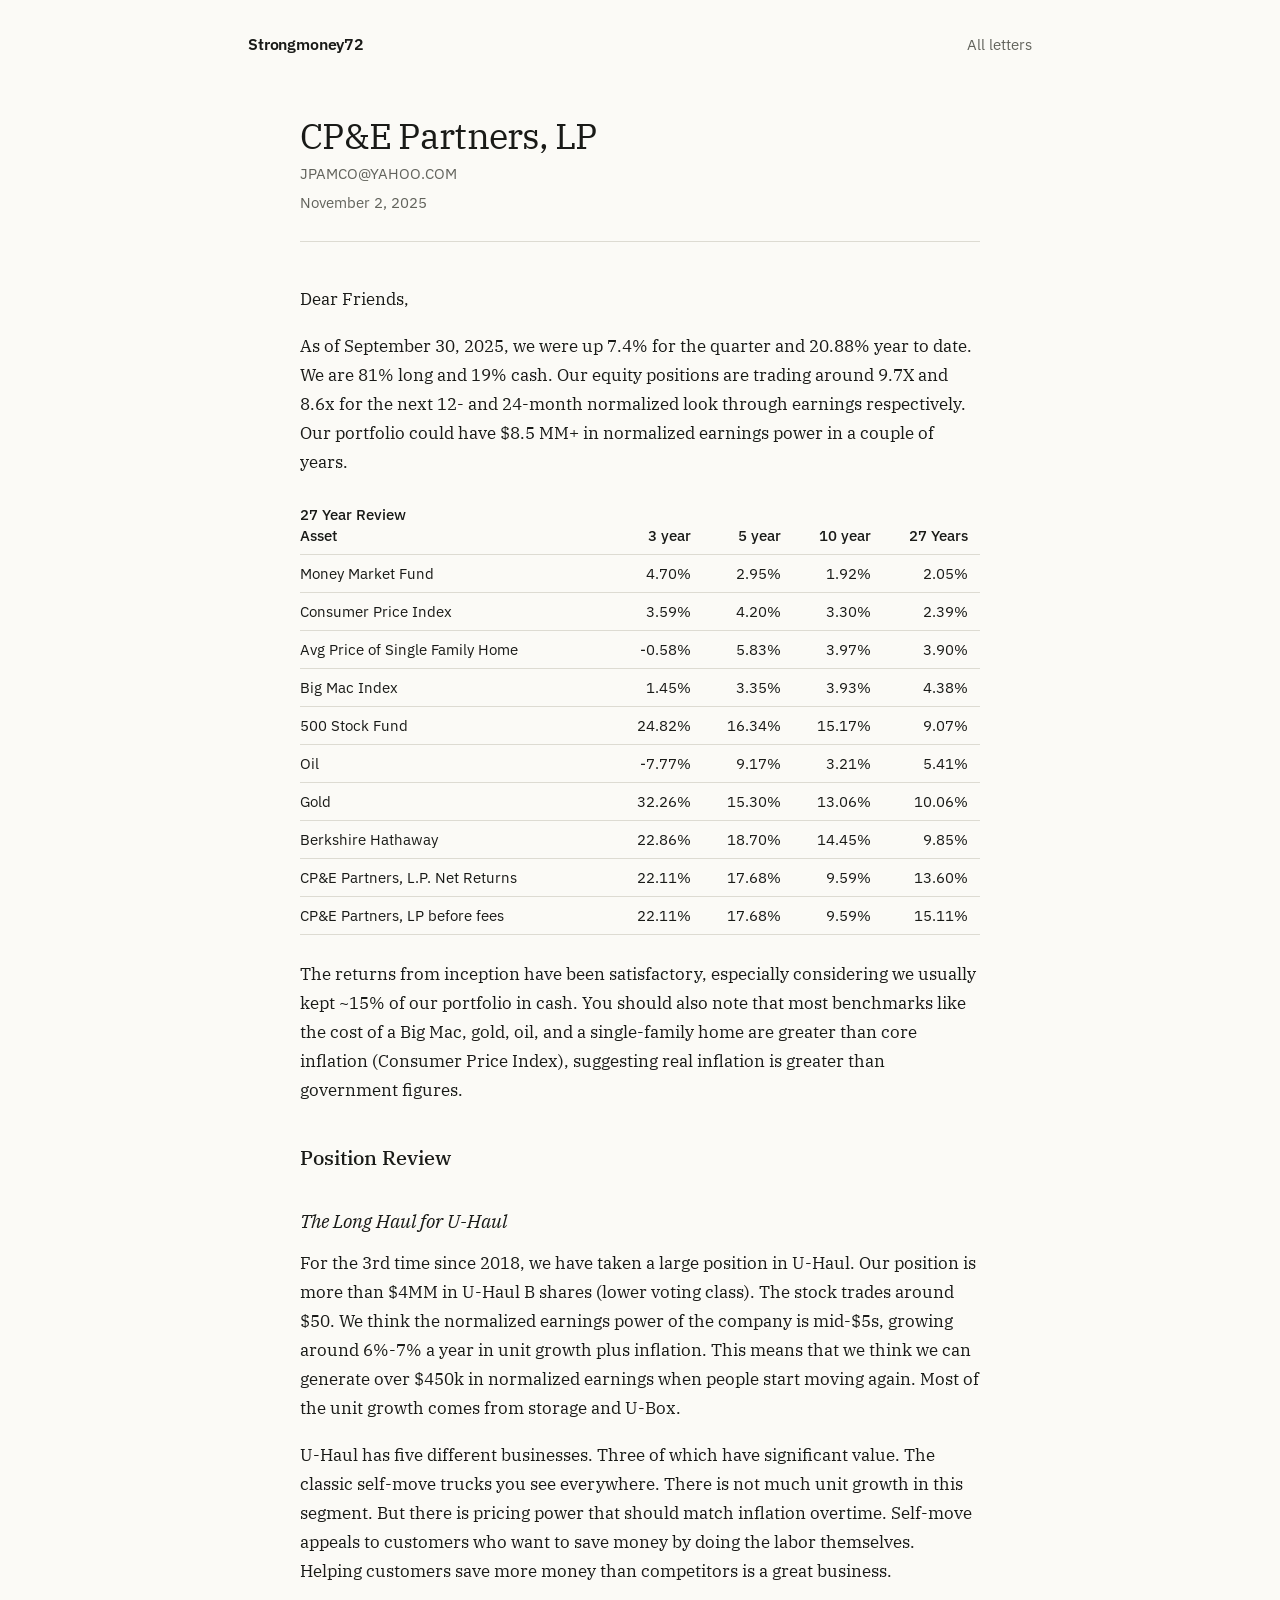
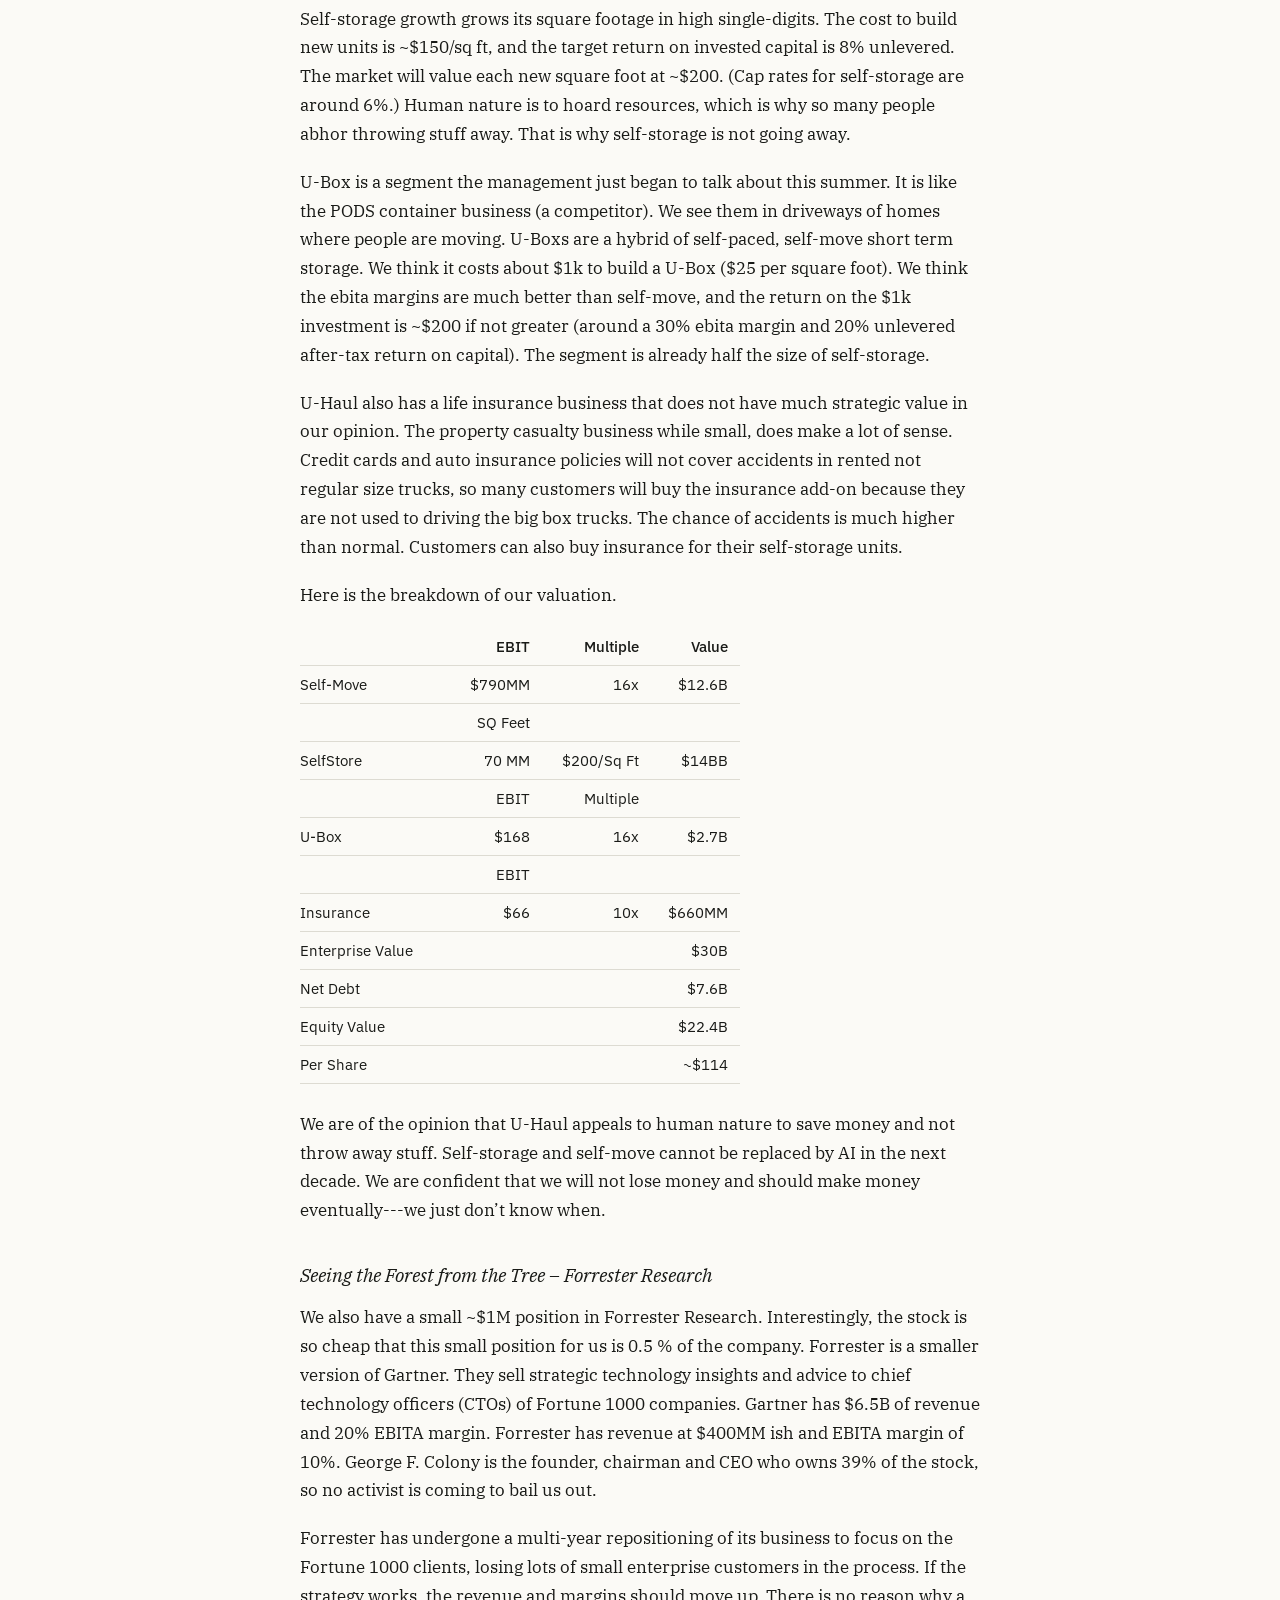
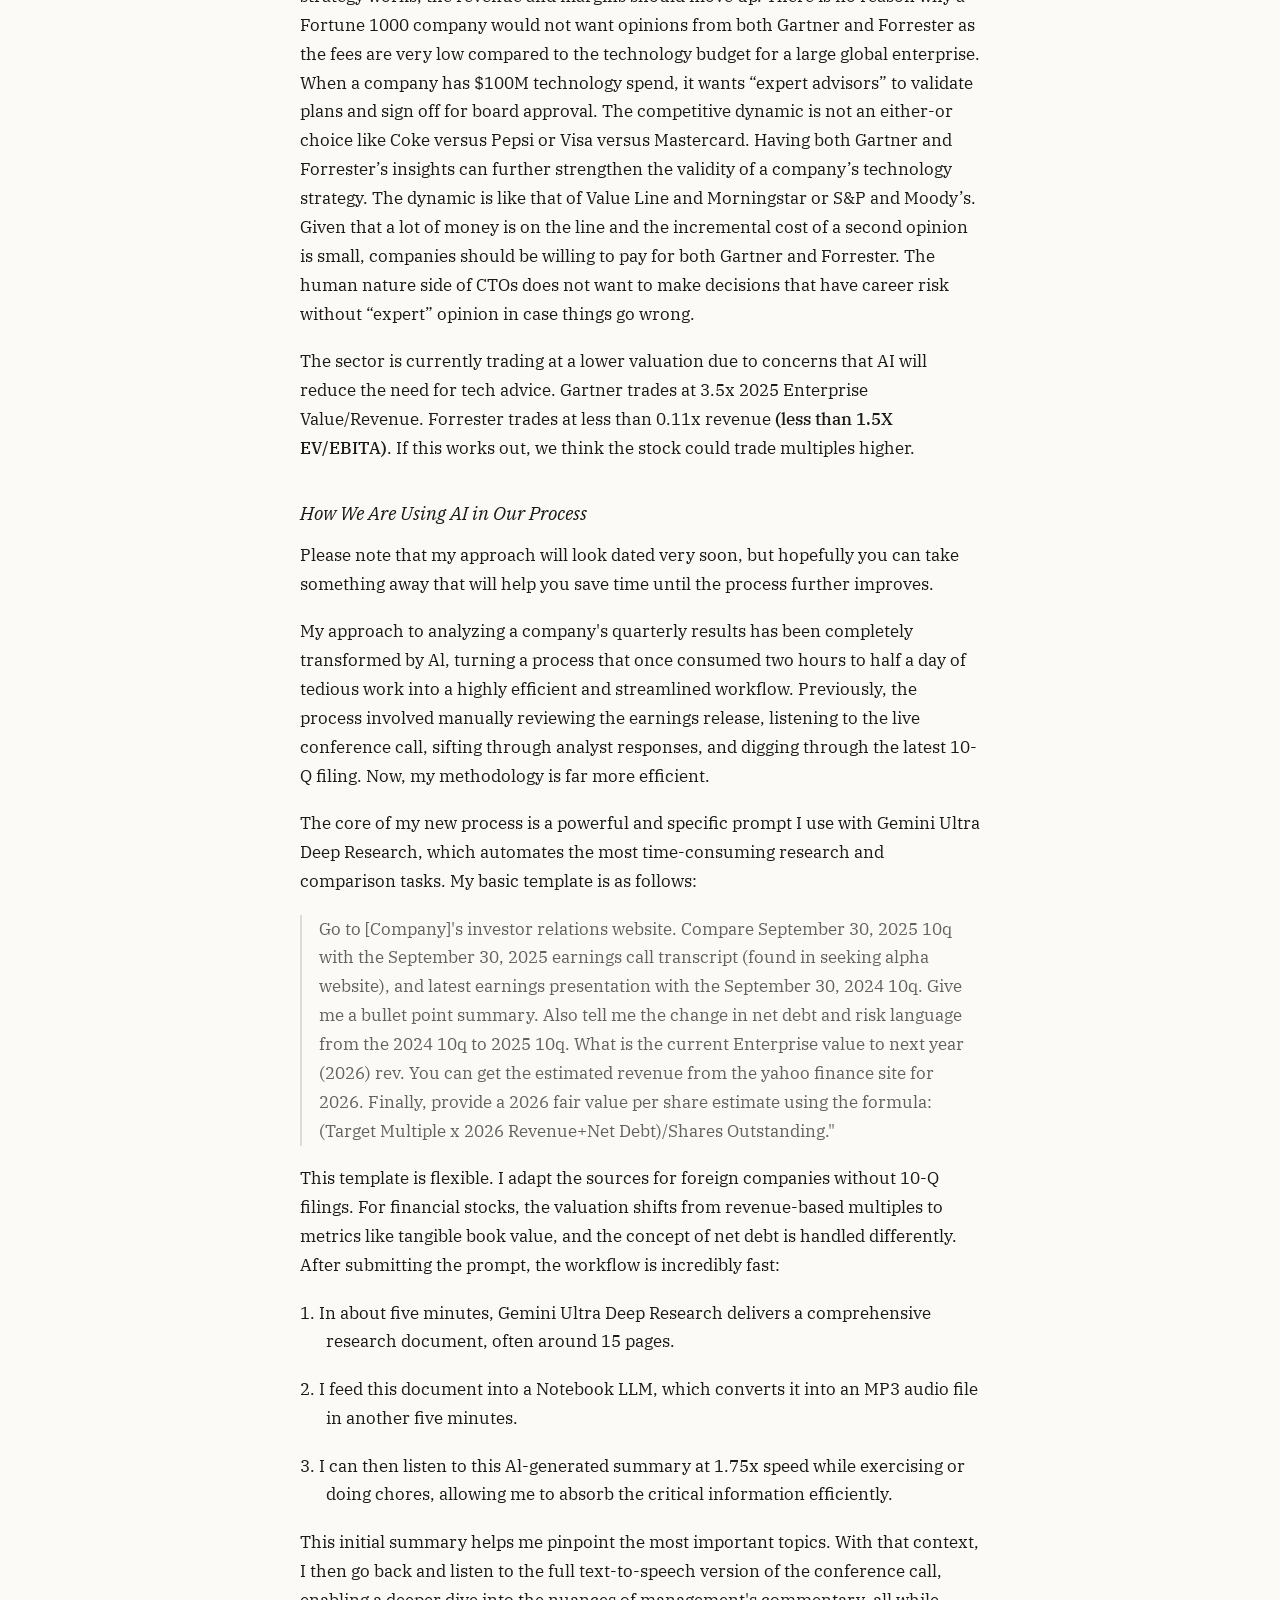
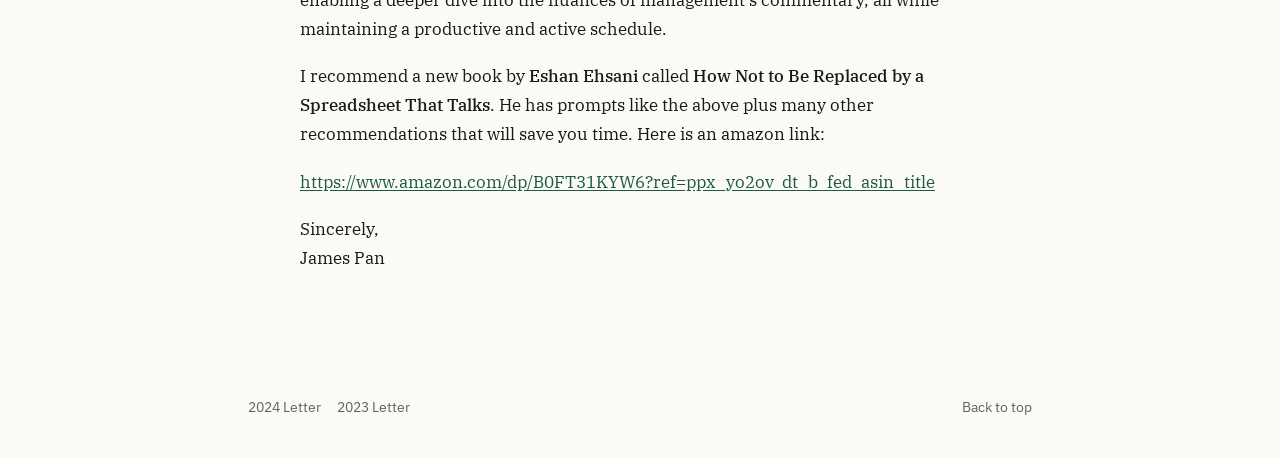
<file: letters/2025.html>
<!doctype html>
<html lang="en">
<head>
  <meta charset="utf-8">
  <meta name="viewport" content="width=device-width, initial-scale=1">
  <title>2025 Letter | Strongmoney72</title>
  <meta name="description" content="James Pan's 2025 letter, CP&amp;E Partners, LP.">
  <link rel="icon" href="../favicon.svg" type="image/svg+xml">
  <link rel="preconnect" href="https://fonts.googleapis.com">
  <link rel="preconnect" href="https://fonts.gstatic.com" crossorigin>
  <link rel="stylesheet" href="https://fonts.googleapis.com/css2?family=IBM+Plex+Sans:wght@400;500;600&family=IBM+Plex+Serif:ital,wght@0,400;0,500;1,400&display=swap">
  <link rel="stylesheet" href="../styles.css">
</head>
<body>
  <a class="skip" href="#main">Skip to content</a>
  <header class="site-header wrap">
    <a class="wordmark" href="../index.html">Strongmoney72</a>
    <nav aria-label="Sections"><a href="../index.html#letters">All letters</a></nav>
  </header>
  <main id="main" class="wrap">
    <article class="letter">
      <header class="letterhead">
        <h1>CP&amp;E Partners, LP</h1>
        <p>JPAMCO@YAHOO.COM</p>
        <p>November 2, 2025</p>
      </header>
      <p>Dear Friends,</p>
<p>As of September 30, 2025, we were up 7.4% for the quarter and 20.88% year to date. We are 81% long and 19% cash. Our equity positions are trading around 9.7X and 8.6x for the next 12- and 24-month normalized look through earnings respectively. Our portfolio could have $8.5 MM+ in normalized earnings power in a couple of years.</p>
<div class="table-wrap"><table class="">
<tr><th scope=col>27 Year Review<br>Asset</th><th scope=col>3 year</th><th scope=col>5 year</th><th scope=col>10 year</th><th scope=col>27 Years</th></tr>
<tr><td>Money Market Fund</td><td>4.70%</td><td>2.95%</td><td>1.92%</td><td>2.05%</td></tr>
<tr><td>Consumer Price Index</td><td>3.59%</td><td>4.20%</td><td>3.30%</td><td>2.39%</td></tr>
<tr><td>Avg Price of Single Family Home</td><td>-0.58%</td><td>5.83%</td><td>3.97%</td><td>3.90%</td></tr>
<tr><td>Big Mac Index</td><td>1.45%</td><td>3.35%</td><td>3.93%</td><td>4.38%</td></tr>
<tr><td>500 Stock Fund</td><td>24.82%</td><td>16.34%</td><td>15.17%</td><td>9.07%</td></tr>
<tr><td>Oil</td><td>-7.77%</td><td>9.17%</td><td>3.21%</td><td>5.41%</td></tr>
<tr><td>Gold</td><td>32.26%</td><td>15.30%</td><td>13.06%</td><td>10.06%</td></tr>
<tr><td>Berkshire Hathaway</td><td>22.86%</td><td>18.70%</td><td>14.45%</td><td>9.85%</td></tr>
<tr><td>CP&amp;E Partners, L.P. Net Returns</td><td>22.11%</td><td>17.68%</td><td>9.59%</td><td>13.60%</td></tr>
<tr><td>CP&amp;E Partners, LP before fees</td><td>22.11%</td><td>17.68%</td><td>9.59%</td><td>15.11%</td></tr>
</table></div>
<p>The returns from inception have been satisfactory, especially considering we usually kept ~15% of our portfolio in cash. You should also note that most benchmarks like the cost of a Big Mac, gold, oil, and a single-family home are greater than core inflation (Consumer Price Index), suggesting real inflation is greater than government figures.</p>
<h2>Position Review</h2>
<h3>The Long Haul for U-Haul</h3>
<p>For the 3rd time since 2018, we have taken a large position in U-Haul. Our position is more than $4MM in U-Haul B shares (lower voting class). The stock trades around $50. We think the normalized earnings power of the company is mid-$5s, growing around 6%-7% a year in unit growth plus inflation. This means that we think we can generate over $450k in normalized earnings when people start moving again. Most of the unit growth comes from storage and U-Box.</p>
<p>U-Haul has five different businesses. Three of which have significant value. The classic self-move trucks you see everywhere. There is not much unit growth in this segment. But there is pricing power that should match inflation overtime. Self-move appeals to customers who want to save money by doing the labor themselves. Helping customers save more money than competitors is a great business.</p>
<p>Self-storage growth grows its square footage in high single-digits. The cost to build new units is ~$150/sq ft, and the target return on invested capital is 8% unlevered. The market will value each new square foot at ~$200. (Cap rates for self-storage are around 6%.) Human nature is to hoard resources, which is why so many people abhor throwing stuff away. That is why self-storage is not going away.</p>
<p>U-Box is a segment the management just began to talk about this summer. It is like the PODS container business (a competitor). We see them in driveways of homes where people are moving. U-Boxs are a hybrid of self-paced, self-move short term storage. We think it costs about $1k to build a U-Box ($25 per square foot). We think the ebita margins are much better than self-move, and the return on the $1k investment is ~$200 if not greater (around a 30% ebita margin and 20% unlevered after-tax return on capital). The segment is already half the size of self-storage.</p>
<p>U-Haul also has a life insurance business that does not have much strategic value in our opinion. The property casualty business while small, does make a lot of sense. Credit cards and auto insurance policies will not cover accidents in rented not regular size trucks, so many customers will buy the insurance add-on because they are not used to driving the big box trucks. The chance of accidents is much higher than normal. Customers can also buy insurance for their self-storage units.</p>
<p>Here is the breakdown of our valuation.</p>
<div class="table-wrap"><table class="narrow">
<tr><th scope=col></th><th scope=col>EBIT</th><th scope=col>Multiple</th><th scope=col>Value</th></tr>
<tr><td>Self-Move</td><td>$790MM</td><td>16x</td><td>$12.6B</td></tr>
<tr><td></td><td>SQ Feet</td><td></td><td></td></tr>
<tr><td>SelfStore</td><td>70 MM</td><td>$200/Sq Ft</td><td>$14BB</td></tr>
<tr><td></td><td>EBIT</td><td>Multiple</td><td></td></tr>
<tr><td>U-Box</td><td>$168</td><td>16x</td><td>$2.7B</td></tr>
<tr><td></td><td>EBIT</td><td></td><td></td></tr>
<tr><td>Insurance</td><td>$66</td><td>10x</td><td>$660MM</td></tr>
<tr><td>Enterprise Value</td><td></td><td></td><td>$30B</td></tr>
<tr><td>Net Debt</td><td></td><td></td><td>$7.6B</td></tr>
<tr><td>Equity Value</td><td></td><td></td><td>$22.4B</td></tr>
<tr><td>Per Share</td><td></td><td></td><td>~$114</td></tr>
</table></div>
<p>We are of the opinion that U-Haul appeals to human nature to save money and not throw away stuff. Self-storage and self-move cannot be replaced by AI in the next decade. We are confident that we will not lose money and should make money eventually---we just don’t know when.</p>
<h3>Seeing the Forest from the Tree – Forrester Research</h3>
<p>We also have a small ~$1M position in Forrester Research. Interestingly, the stock is so cheap that this small position for us is 0.5 % of the company. Forrester is a smaller version of Gartner. They sell strategic technology insights and advice to chief technology officers (CTOs) of Fortune 1000 companies. Gartner has $6.5B of revenue and 20% EBITA margin. Forrester has revenue at $400MM ish and EBITA margin of 10%. George F. Colony is the founder, chairman and CEO who owns 39% of the stock, so no activist is coming to bail us out.</p>
<p>Forrester has undergone a multi-year repositioning of its business to focus on the Fortune 1000 clients, losing lots of small enterprise customers in the process. If the strategy works, the revenue and margins should move up. There is no reason why a Fortune 1000 company would not want opinions from both Gartner and Forrester as the fees are very low compared to the technology budget for a large global enterprise. When a company has $100M technology spend, it wants “expert advisors” to validate plans and sign off for board approval. The competitive dynamic is not an either-or choice like Coke versus Pepsi or Visa versus Mastercard. Having both Gartner and Forrester’s insights can further strengthen the validity of a company’s technology strategy. The dynamic is like that of Value Line and Morningstar or S&amp;P and Moody’s. Given that a lot of money is on the line and the incremental cost of a second opinion is small, companies should be willing to pay for both Gartner and Forrester. The human nature side of CTOs does not want to make decisions that have career risk without “expert” opinion in case things go wrong.</p>
<p>The sector is currently trading at a lower valuation due to concerns that AI will reduce the need for tech advice. Gartner trades at 3.5x 2025 Enterprise Value/Revenue. Forrester trades at less than 0.11x revenue <strong>(less than 1.5X EV/EBITA)</strong>. If this works out, we think the stock could trade multiples higher.</p>
<h3>How We Are Using AI in Our Process</h3>
<p>Please note that my approach will look dated very soon, but hopefully you can take something away that will help you save time until the process further improves.</p>
<p>My approach to analyzing a company's quarterly results has been completely transformed by Al, turning a process that once consumed two hours to half a day of tedious work into a highly efficient and streamlined workflow. Previously, the process involved manually reviewing the earnings release, listening to the live conference call, sifting through analyst responses, and digging through the latest 10-Q filing. Now, my methodology is far more efficient.</p>
<p>The core of my new process is a powerful and specific prompt I use with Gemini Ultra Deep Research, which automates the most time-consuming research and comparison tasks. My basic template is as follows:</p>
<blockquote>Go to [Company]'s investor relations website. Compare September 30, 2025 10q with the September 30, 2025 earnings call transcript (found in seeking alpha website), and latest earnings presentation with the September 30, 2024 10q. Give me a bullet point summary. Also tell me the change in net debt and risk language from the 2024 10q to 2025 10q. What is the current Enterprise value to next year (2026) rev. You can get the estimated revenue from the yahoo finance site for 2026. Finally, provide a 2026 fair value per share estimate using the formula: (Target Multiple x 2026 Revenue+Net Debt)/Shares Outstanding."</blockquote>
<p>This template is flexible. I adapt the sources for foreign companies without 10-Q filings. For financial stocks, the valuation shifts from revenue-based multiples to metrics like tangible book value, and the concept of net debt is handled differently. After submitting the prompt, the workflow is incredibly fast:</p>
<p class="item">1. In about five minutes, Gemini Ultra Deep Research delivers a comprehensive research document, often around 15 pages.</p>
<p class="item">2. I feed this document into a Notebook LLM, which converts it into an MP3 audio file in another five minutes.</p>
<p class="item">3. I can then listen to this Al-generated summary at 1.75x speed while exercising or doing chores, allowing me to absorb the critical information efficiently.</p>
<p>This initial summary helps me pinpoint the most important topics. With that context, I then go back and listen to the full text-to-speech version of the conference call, enabling a deeper dive into the nuances of management's commentary, all while maintaining a productive and active schedule.</p>
<p>I recommend a new book by <strong>Eshan Ehsani</strong> called <strong>How Not to Be Replaced by a Spreadsheet That Talks</strong>. He has prompts like the above plus many other recommendations that will save you time. Here is an amazon link:</p>
<p><a href="https://www.amazon.com/dp/B0FT31KYW6?ref=ppx_yo2ov_dt_b_fed_asin_title">https://www.amazon.com/dp/B0FT31KYW6?ref=ppx_yo2ov_dt_b_fed_asin_title</a></p>
      <p class="sign">Sincerely,<br>James Pan</p>

    </article>
  </main>
  <footer class="site-footer wrap">
    <span><a href="2024.html">2024 Letter</a> <a href="2023.html">2023 Letter</a></span>
    <a href="#main">Back to top</a>
  </footer>
</body>
</html>
</file>
<file: styles.css>
:root {
  --paper: #fbfaf6;
  --ink: #191a17;
  --muted: #62635c;
  --rule: #dddbd2;
  --accent: #1d5a42;
  --hover: #f1efe7;
  --serif: "IBM Plex Serif", Georgia, serif;
  --sans: "IBM Plex Sans", system-ui, sans-serif;
  --gutter: clamp(16px, 5vw, 48px);
  --player-h: 0px;
  color-scheme: light dark;
}

@media (prefers-color-scheme: dark) {
  :root {
    --paper: #141512;
    --ink: #eeede6;
    --muted: #a5a59b;
    --rule: #30312c;
    --accent: #7fc8a6;
    --hover: #1e1f1b;
  }
}

*, *::before, *::after { box-sizing: border-box; }

html { scroll-behavior: smooth; scroll-padding-top: 24px; -webkit-text-size-adjust: 100%; }

body {
  margin: 0;
  padding-bottom: var(--player-h);
  background: var(--paper);
  color: var(--ink);
  font: 400 1rem/1.6 var(--sans);
  -webkit-font-smoothing: antialiased;
}

a { color: inherit; text-decoration: none; }
ul, ol { list-style: none; margin: 0; padding: 0; }
h1, h2, p { margin: 0; }

:focus-visible { outline: 2px solid var(--accent); outline-offset: 2px; }

.wrap { width: 100%; max-width: 880px; margin-inline: auto; padding-inline: var(--gutter); }

.skip {
  position: absolute;
  left: 16px;
  top: -64px;
  padding: 8px 16px;
  background: var(--ink);
  color: var(--paper);
  z-index: 30;
}
.skip:focus { top: 16px; }

.site-header {
  display: flex;
  align-items: center;
  justify-content: space-between;
  gap: 16px;
  padding-block: 20px;
}

.wordmark { font-weight: 600; letter-spacing: -0.01em; padding-block: 12px; }

.site-header nav { display: flex; gap: clamp(12px, 3vw, 28px); }
.site-header nav a {
  padding-block: 12px;
  color: var(--muted);
  font-size: 0.9375rem;
  transition: color 150ms ease-out;
}
.site-header nav a:hover { color: var(--ink); }

.hero {
  display: grid;
  gap: 32px;
  padding-block: clamp(32px, 7vw, 72px) clamp(40px, 7vw, 72px);
}

.hero-photo {
  display: block;
  width: 100%;
  max-width: 220px;
  height: auto;
  aspect-ratio: 4 / 5;
  object-fit: cover;
  border-radius: 6px;
  background: var(--hover);
  box-shadow: 0 12px 40px rgba(25, 26, 23, 0.14);
}

.eyebrow {
  margin-bottom: 12px;
  color: var(--muted);
  font-size: 0.75rem;
  font-weight: 500;
  letter-spacing: 0.12em;
  text-transform: uppercase;
}

.hero h1 {
  font: 400 clamp(2.5rem, 7.5vw, 4rem)/1.08 var(--serif);
  letter-spacing: -0.03em;
}

.role {
  max-width: 44ch;
  margin-top: 16px;
  font-size: clamp(1.0625rem, 2vw, 1.1875rem);
  line-height: 1.55;
}

.tagline {
  margin-top: 16px;
  color: var(--accent);
  font: italic 400 clamp(1.125rem, 2.2vw, 1.25rem)/1.45 var(--serif);
}

.lede { margin-top: 16px; color: var(--muted); font-size: 0.9375rem; }

@media (min-width: 720px) {
  .hero { grid-template-columns: 280px minmax(0, 1fr); gap: 48px; align-items: center; }
  .hero-photo { max-width: none; }
}

.section {
  display: grid;
  gap: 16px;
  padding-block: 40px;
}

.section h2 {
  color: var(--accent);
  font: 500 0.9375rem/1.4 var(--sans);
}

@media (min-width: 768px) {
  .section { grid-template-columns: 128px minmax(0, 1fr); gap: 32px; padding-block: 56px; }
  .section h2 { padding-top: 17px; }
}

.rows { border-top: 1px solid var(--rule); }
.rows li { border-bottom: 1px solid var(--rule); }

.row {
  display: grid;
  grid-template-columns: 44px minmax(0, 1fr);
  column-gap: 8px;
  align-items: baseline;
  min-height: 56px;
  padding: 14px 8px;
  transition: background-color 150ms ease-out;
}
.row:hover { background: var(--hover); }

.row-lead { color: var(--muted); font-size: 0.875rem; font-variant-numeric: tabular-nums; }

.row-title { font: 400 1.0625rem/1.4 var(--serif); }
.row-title small {
  display: block;
  margin-top: 2px;
  color: var(--muted);
  font: 400 0.9375rem/1.45 var(--sans);
}

.row-meta {
  grid-column: 2;
  color: var(--muted);
  font-size: 0.875rem;
  font-variant-numeric: tabular-nums;
}

@media (min-width: 640px) {
  .row { grid-template-columns: 52px minmax(0, 1fr) auto; column-gap: 16px; }
  .row-meta { grid-column: 3; white-space: nowrap; }
}

.track[aria-current="true"] .row-title,
.track[aria-current="true"] .row-lead { color: var(--accent); }

.video {
  position: relative;
  display: block;
  aspect-ratio: 16 / 9;
  overflow: hidden;
  background: var(--hover);
}
.video img, .video iframe { display: block; width: 100%; height: 100%; border: 0; object-fit: cover; }

.video-play {
  position: absolute;
  inset: 0;
  display: grid;
  place-items: center;
}
.video-play svg {
  width: 64px;
  height: 64px;
  padding: 16px;
  border-radius: 50%;
  background: #191a17;
  fill: #fbfaf6;
  transition: opacity 150ms ease-out;
}
.video:hover .video-play svg { opacity: 0.85; }

.caption { margin-top: 12px; color: var(--muted); font-size: 0.9375rem; }
.caption strong { color: var(--ink); font: 400 1.0625rem/1.4 var(--serif); }

.site-footer {
  display: flex;
  justify-content: space-between;
  gap: 16px;
  margin-top: 40px;
  padding-block: 24px 40px;
  color: var(--muted);
  font-size: 0.875rem;
}
.site-footer a { padding-block: 12px; margin-block: -12px; }
.site-footer a:hover { color: var(--ink); }

.player {
  position: fixed;
  inset: auto 0 0;
  z-index: 20;
  background: var(--paper);
  border-top: 1px solid var(--rule);
  padding-bottom: env(safe-area-inset-bottom);
}

.player-inner { display: flex; align-items: center; gap: 12px; padding-block: 10px; }

.play, .speed {
  flex: none;
  height: 44px;
  border: 0;
  cursor: pointer;
  font: 500 0.875rem var(--sans);
  font-variant-numeric: tabular-nums;
  transition: opacity 150ms ease-out;
}
.play:hover, .speed:hover { opacity: 0.8; }

.play {
  display: grid;
  place-items: center;
  width: 44px;
  border-radius: 50%;
  background: var(--ink);
  color: var(--paper);
}
.play svg { width: 22px; height: 22px; fill: currentColor; }
.play .icon-play { display: none; }
.play[data-paused="true"] .icon-play { display: block; }
.play[data-paused="true"] .icon-pause { display: none; }

.speed { min-width: 48px; background: none; color: var(--ink); }

.now { flex: 1; min-width: 0; }
.now-title {
  overflow: hidden;
  font: 400 0.9375rem/1.4 var(--serif);
  white-space: nowrap;
  text-overflow: ellipsis;
}
.now-title.error { color: var(--muted); font-family: var(--sans); white-space: normal; }

.scrub {
  display: flex;
  align-items: center;
  gap: 8px;
  color: var(--muted);
  font-size: 0.75rem;
  font-variant-numeric: tabular-nums;
}
.scrub input { flex: 1; min-width: 0; height: 20px; margin: 0; accent-color: var(--accent); cursor: pointer; }

@media (prefers-reduced-motion: reduce) {
  html { scroll-behavior: auto; }
  * { transition: none !important; }
}

.letter { max-width: 680px; margin-inline: auto; padding-block: 24px 40px; font: 400 1.0625rem/1.7 var(--serif); }
.letter p, .letter ul, .letter blockquote { margin: 0 0 1.1em; }
.letter ul { padding-left: 1.25em; list-style: disc; }
.letter a { color: var(--accent); text-decoration: underline; text-underline-offset: 2px; overflow-wrap: anywhere; }
.letter h2 { margin: 2em 0 0.75em; font: 500 1.25rem/1.35 var(--serif); }
.letter h3 { margin: 2em 0 0.75em; font: italic 400 1.1875rem/1.35 var(--serif); }
.letter strong { font-weight: 500; }
.letter sup { line-height: 0; font: 400 0.75em var(--sans); }
.letter .item { padding-left: 1.5em; text-indent: -1.5em; }
.letter .sub { padding-left: 1.5em; }
.letter blockquote { padding-left: 1em; border-left: 2px solid var(--rule); color: var(--muted); }

.letterhead { margin-bottom: 2.5em; padding-bottom: 1.5em; border-bottom: 1px solid var(--rule); font-family: var(--sans); }
.letterhead h1 { font: 400 clamp(1.75rem, 6vw, 2.25rem)/1.2 var(--serif); letter-spacing: -0.02em; }
.letter .letterhead p { margin: 4px 0 0; color: var(--muted); font-size: 0.9375rem; }

.sign { margin-top: 2em; }

.table-wrap { margin: 0 0 1.5em; overflow-x: auto; }
.letter table { width: 100%; border-collapse: collapse; font: 400 0.9375rem/1.4 var(--sans); font-variant-numeric: tabular-nums; }
.letter th, .letter td { padding: 8px 12px 8px 0; border-bottom: 1px solid var(--rule); text-align: right; vertical-align: bottom; }
.letter th { font-weight: 500; }
.letter th:first-child, .letter td:first-child { text-align: left; }
.letter table.wide { min-width: 620px; }
.letter table.wide td:last-child, .letter table.wide th:last-child { padding-left: 12px; text-align: left; }
.letter table.narrow { max-width: 440px; }

.footnotes { margin-top: 2.5em; padding-top: 1.25em; border-top: 1px solid var(--rule); color: var(--muted); font: 400 0.875rem/1.6 var(--sans); }
.footnotes p { margin-bottom: 0.6em; }

.site-footer span { display: flex; flex-wrap: wrap; gap: 16px; }
.site-footer span a:hover { color: var(--ink); }
</file>
